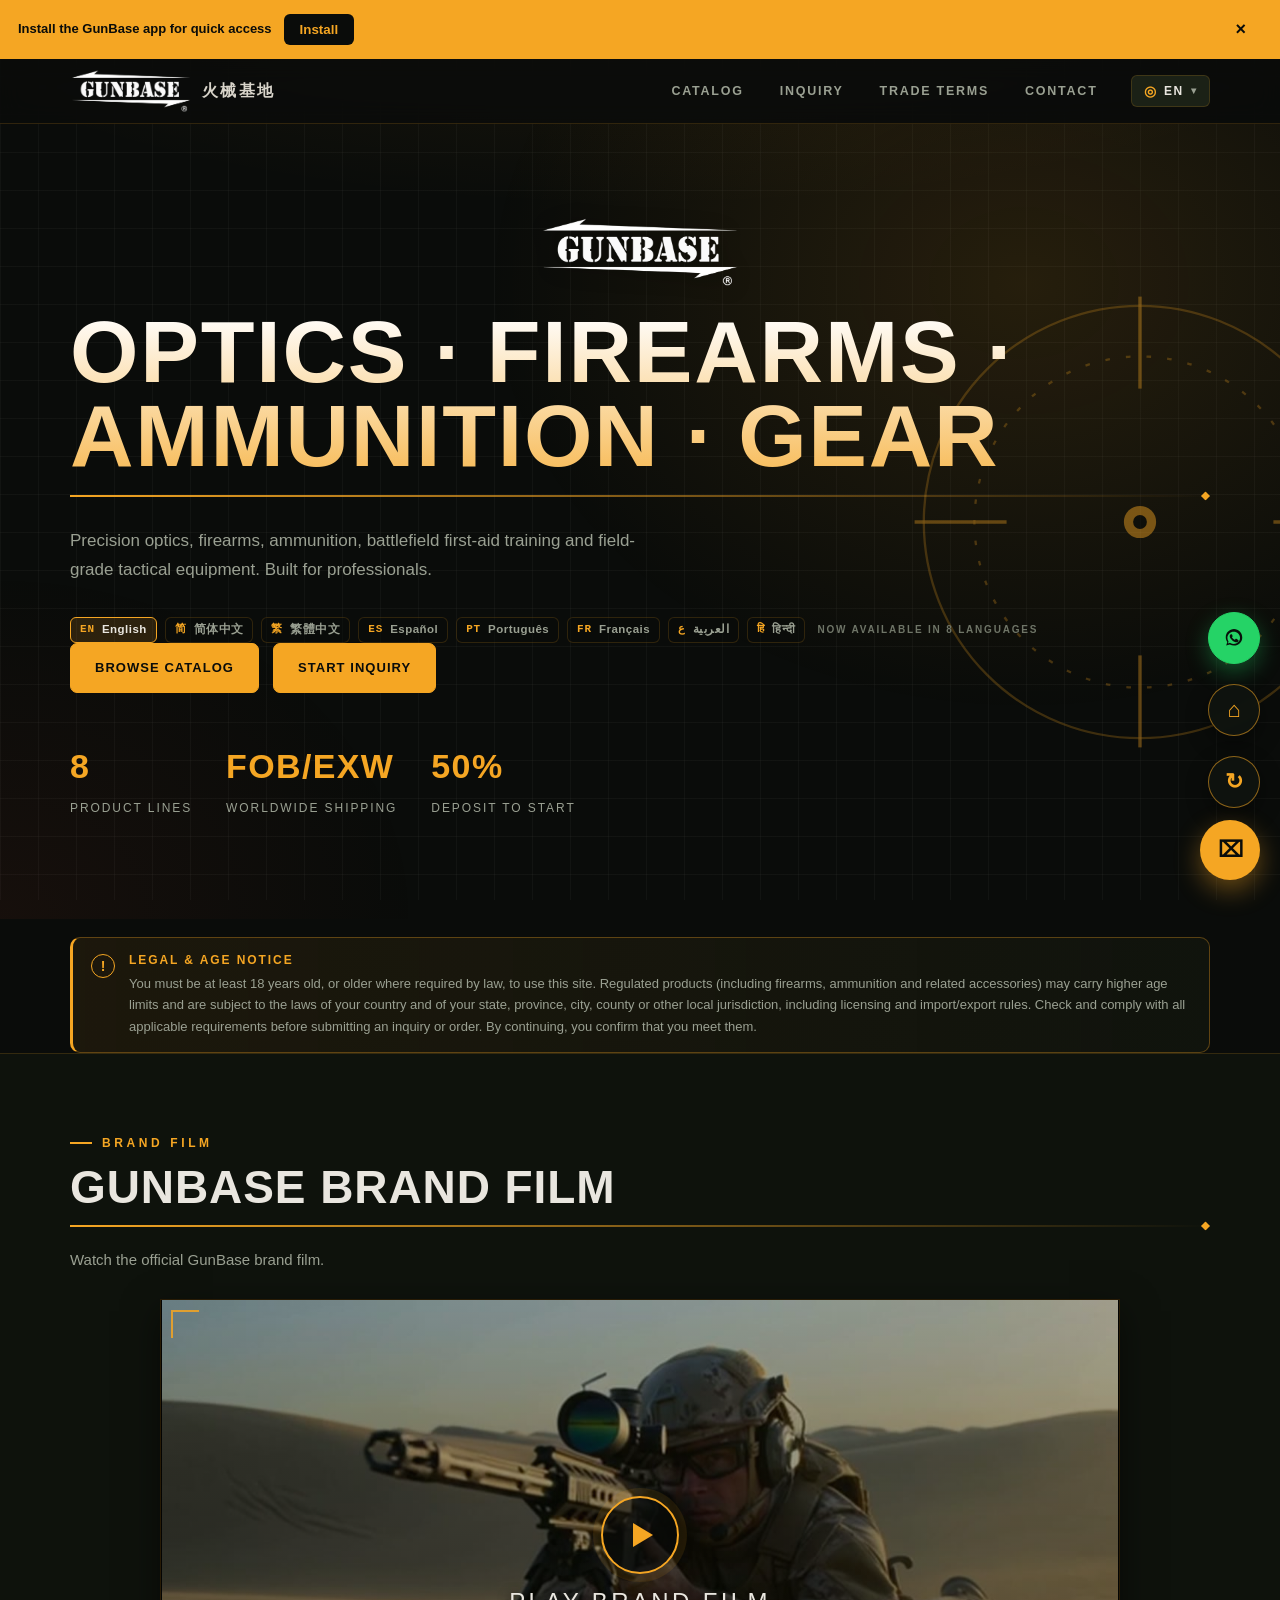
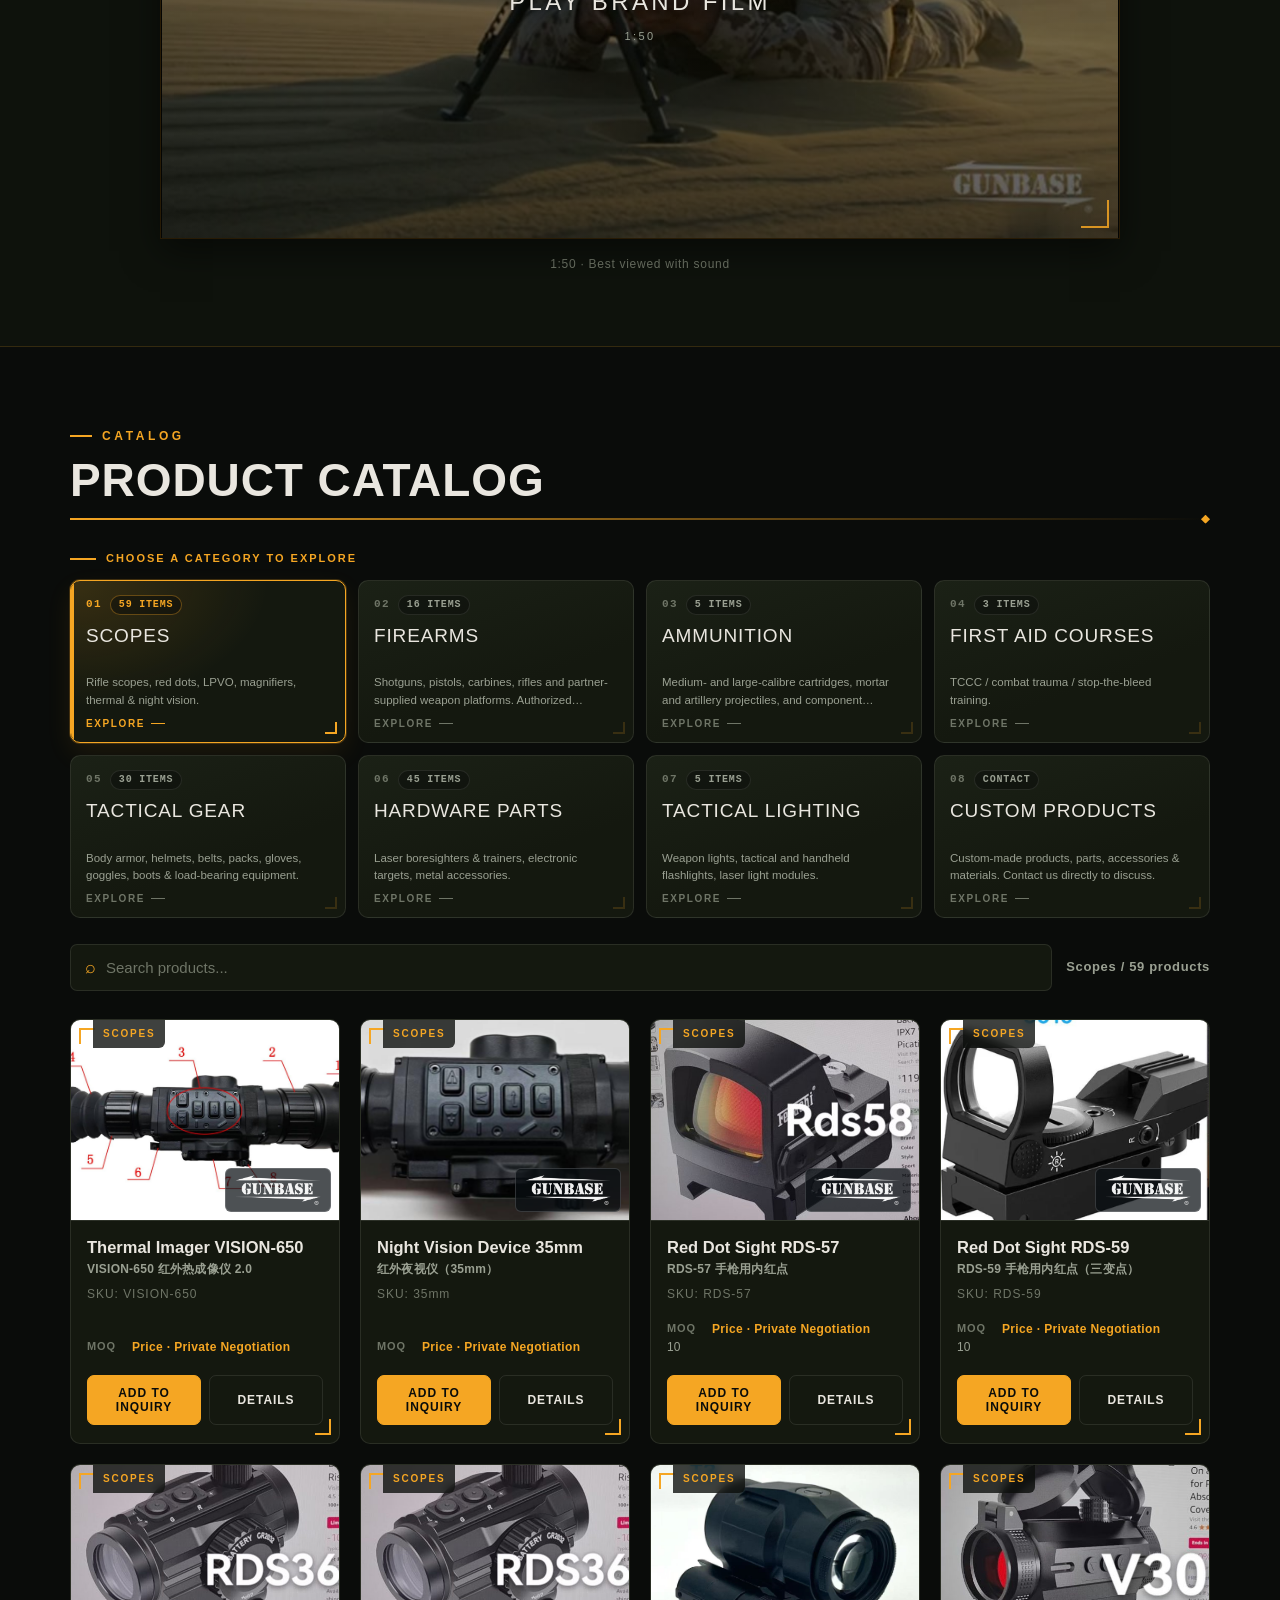
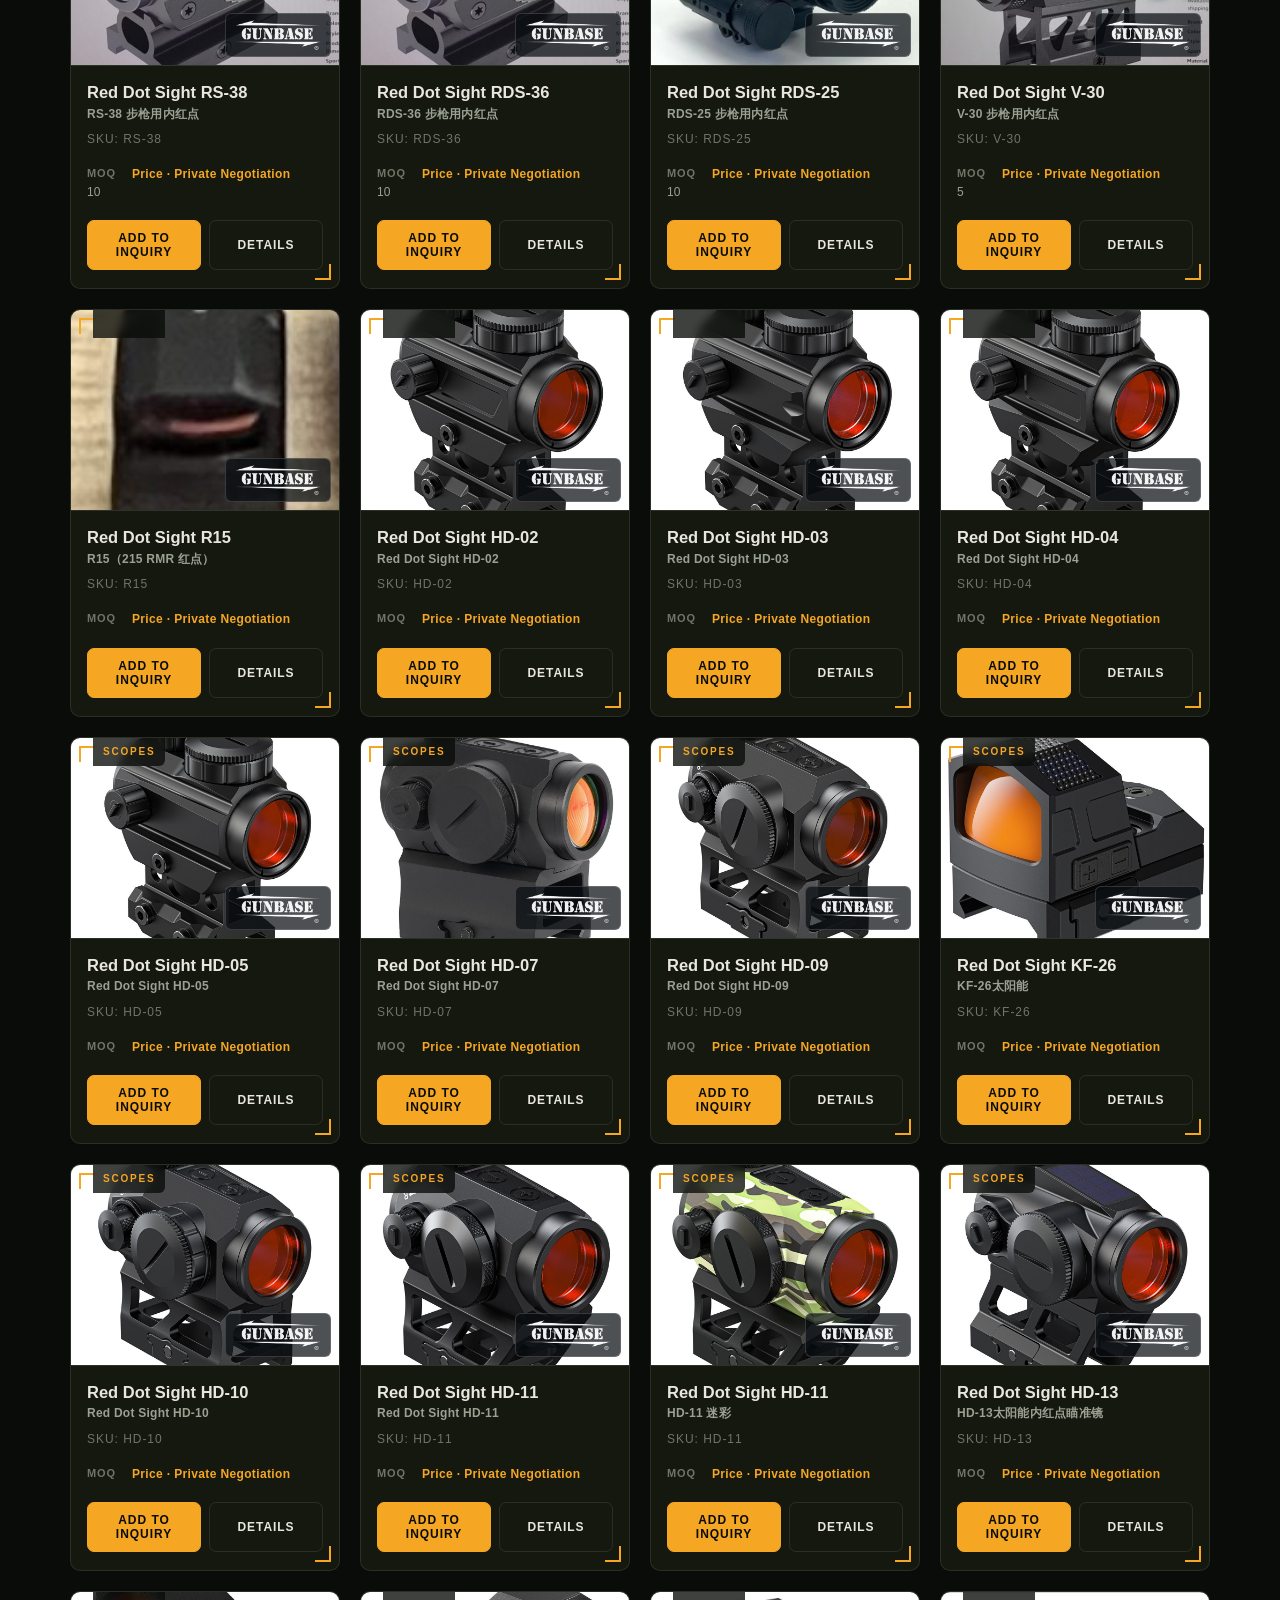
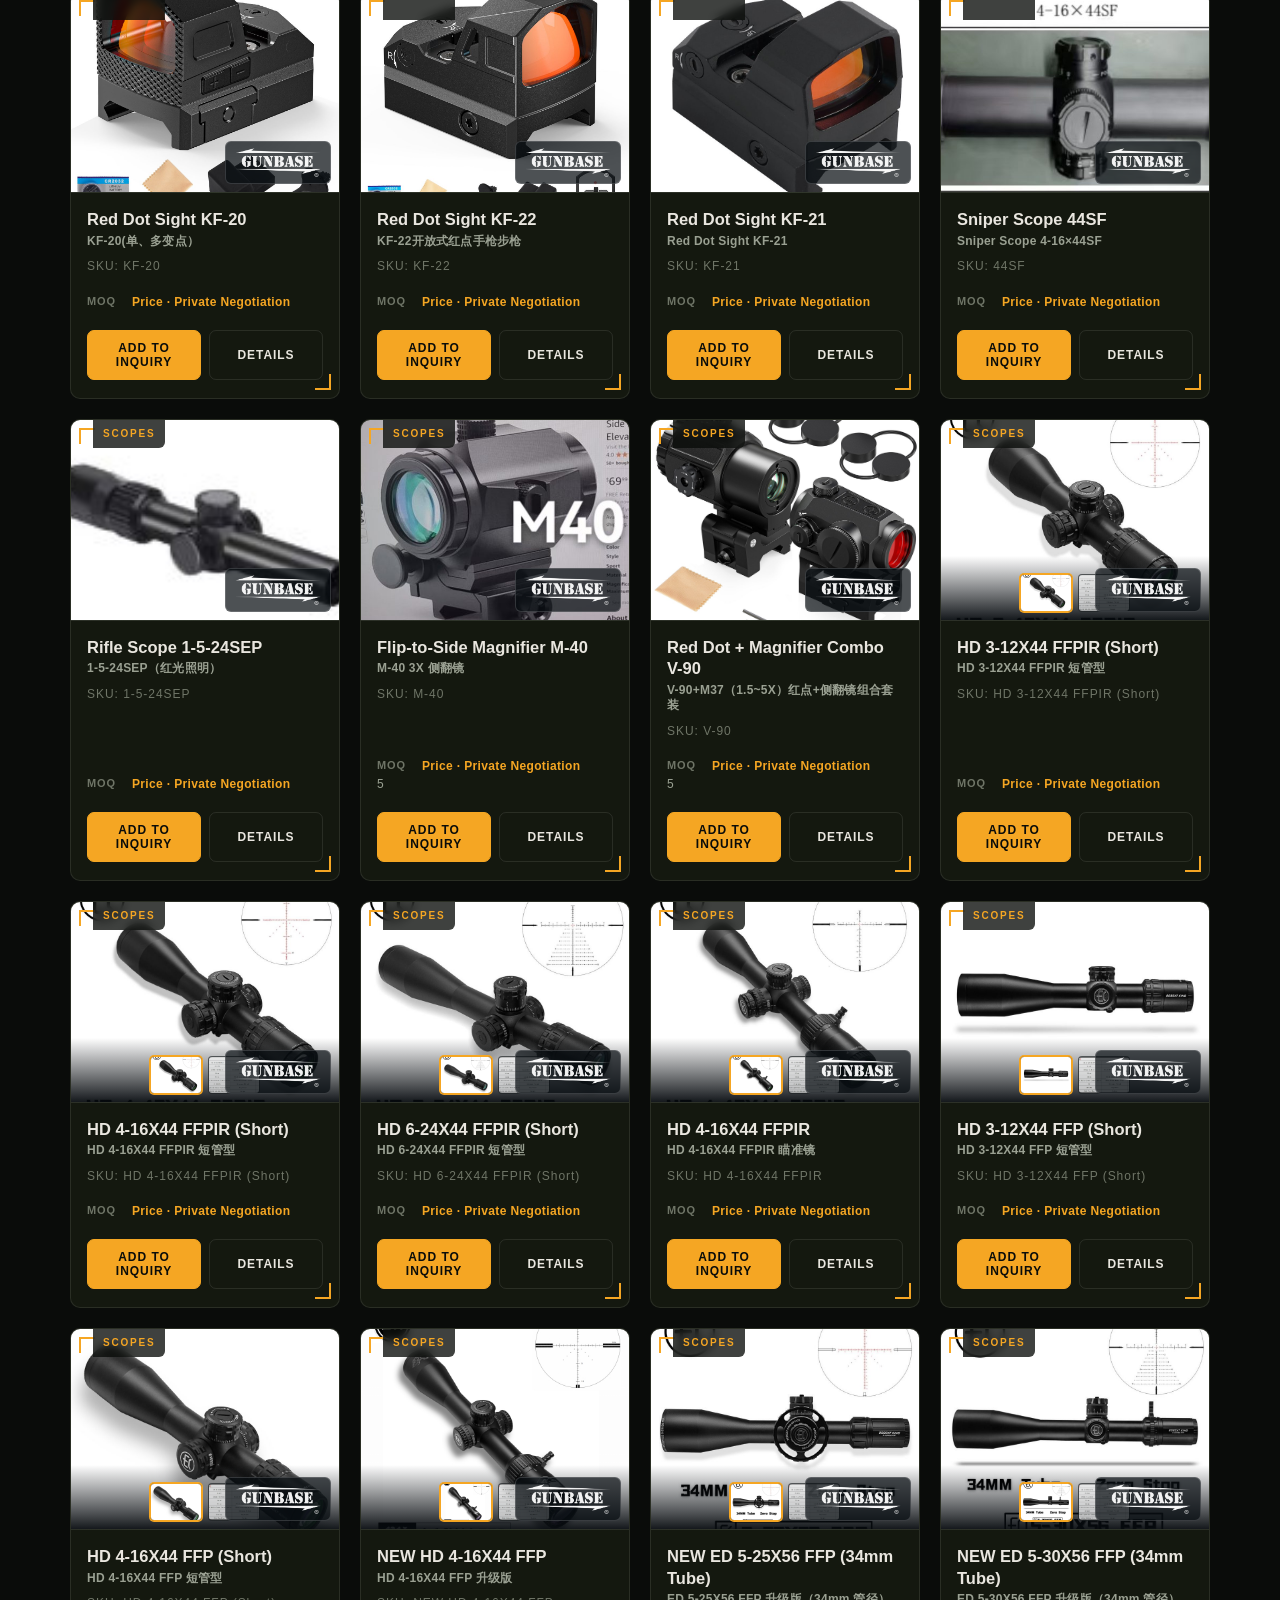
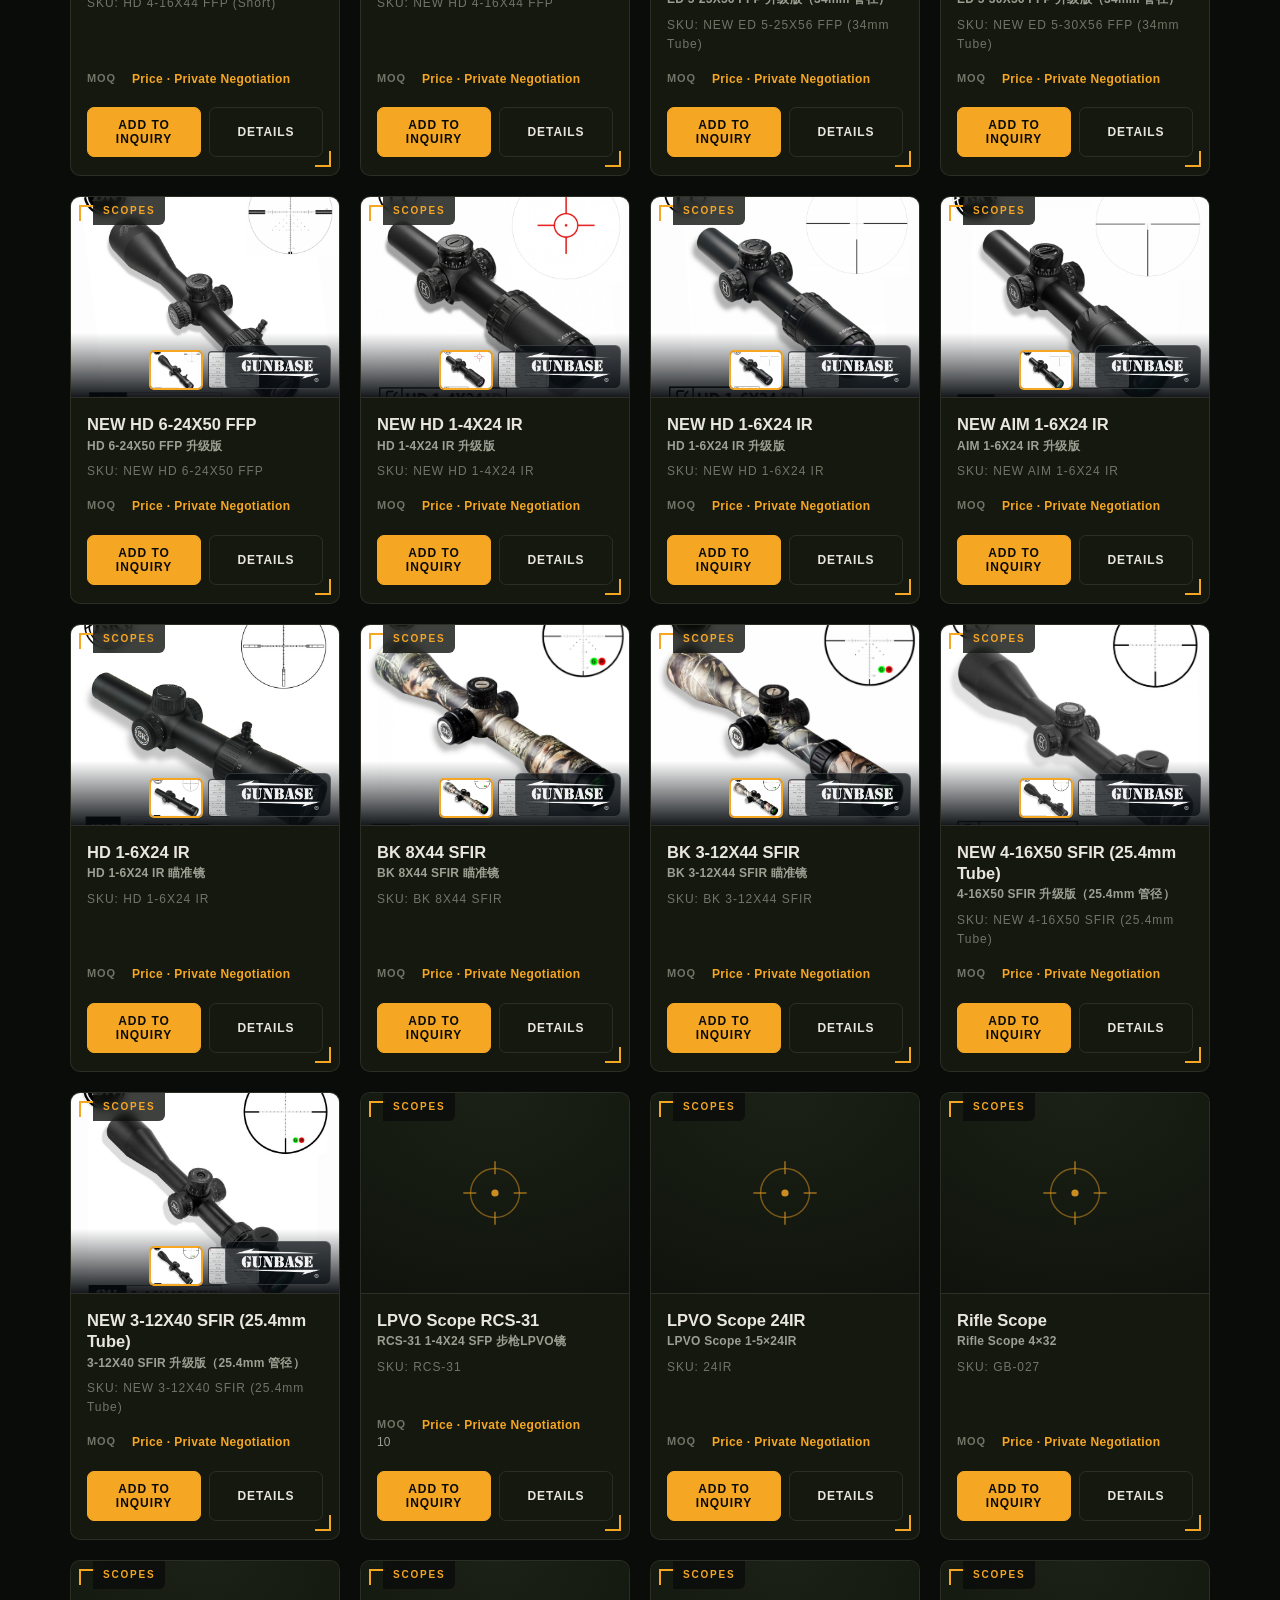
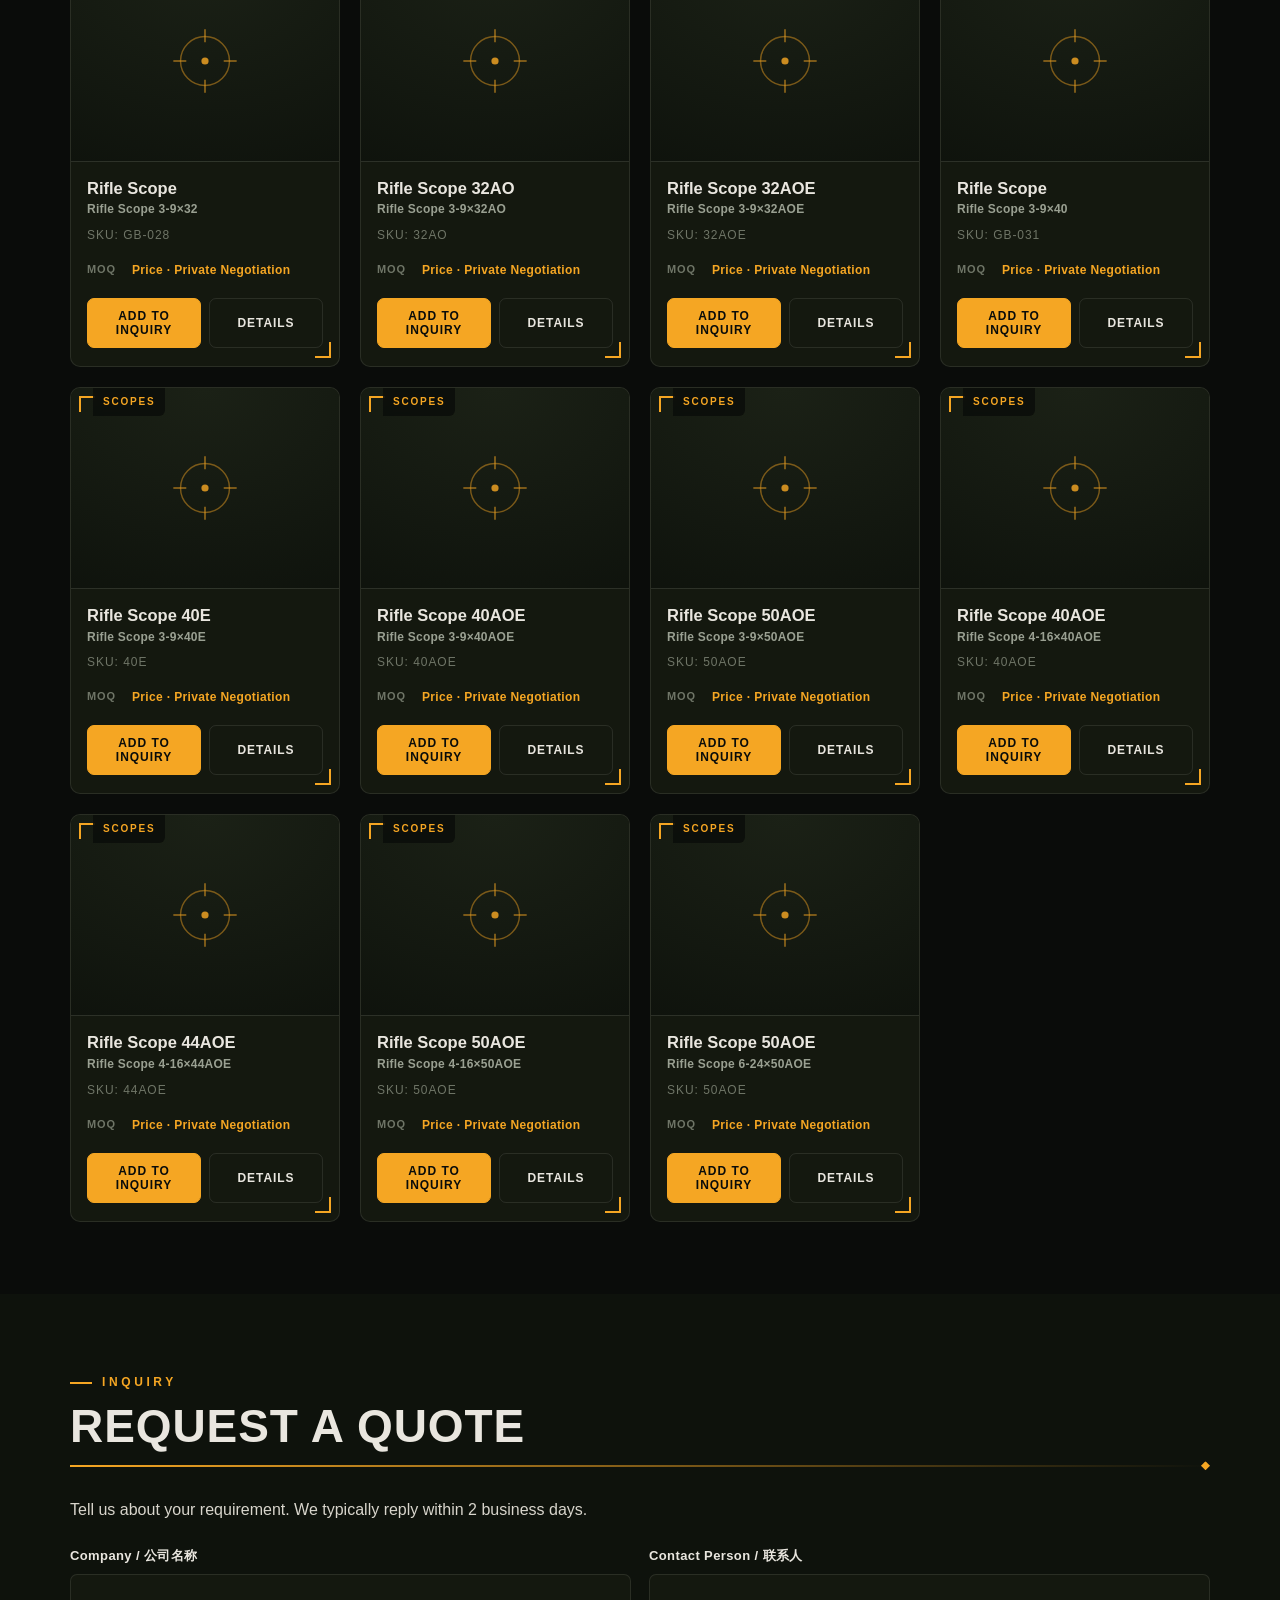
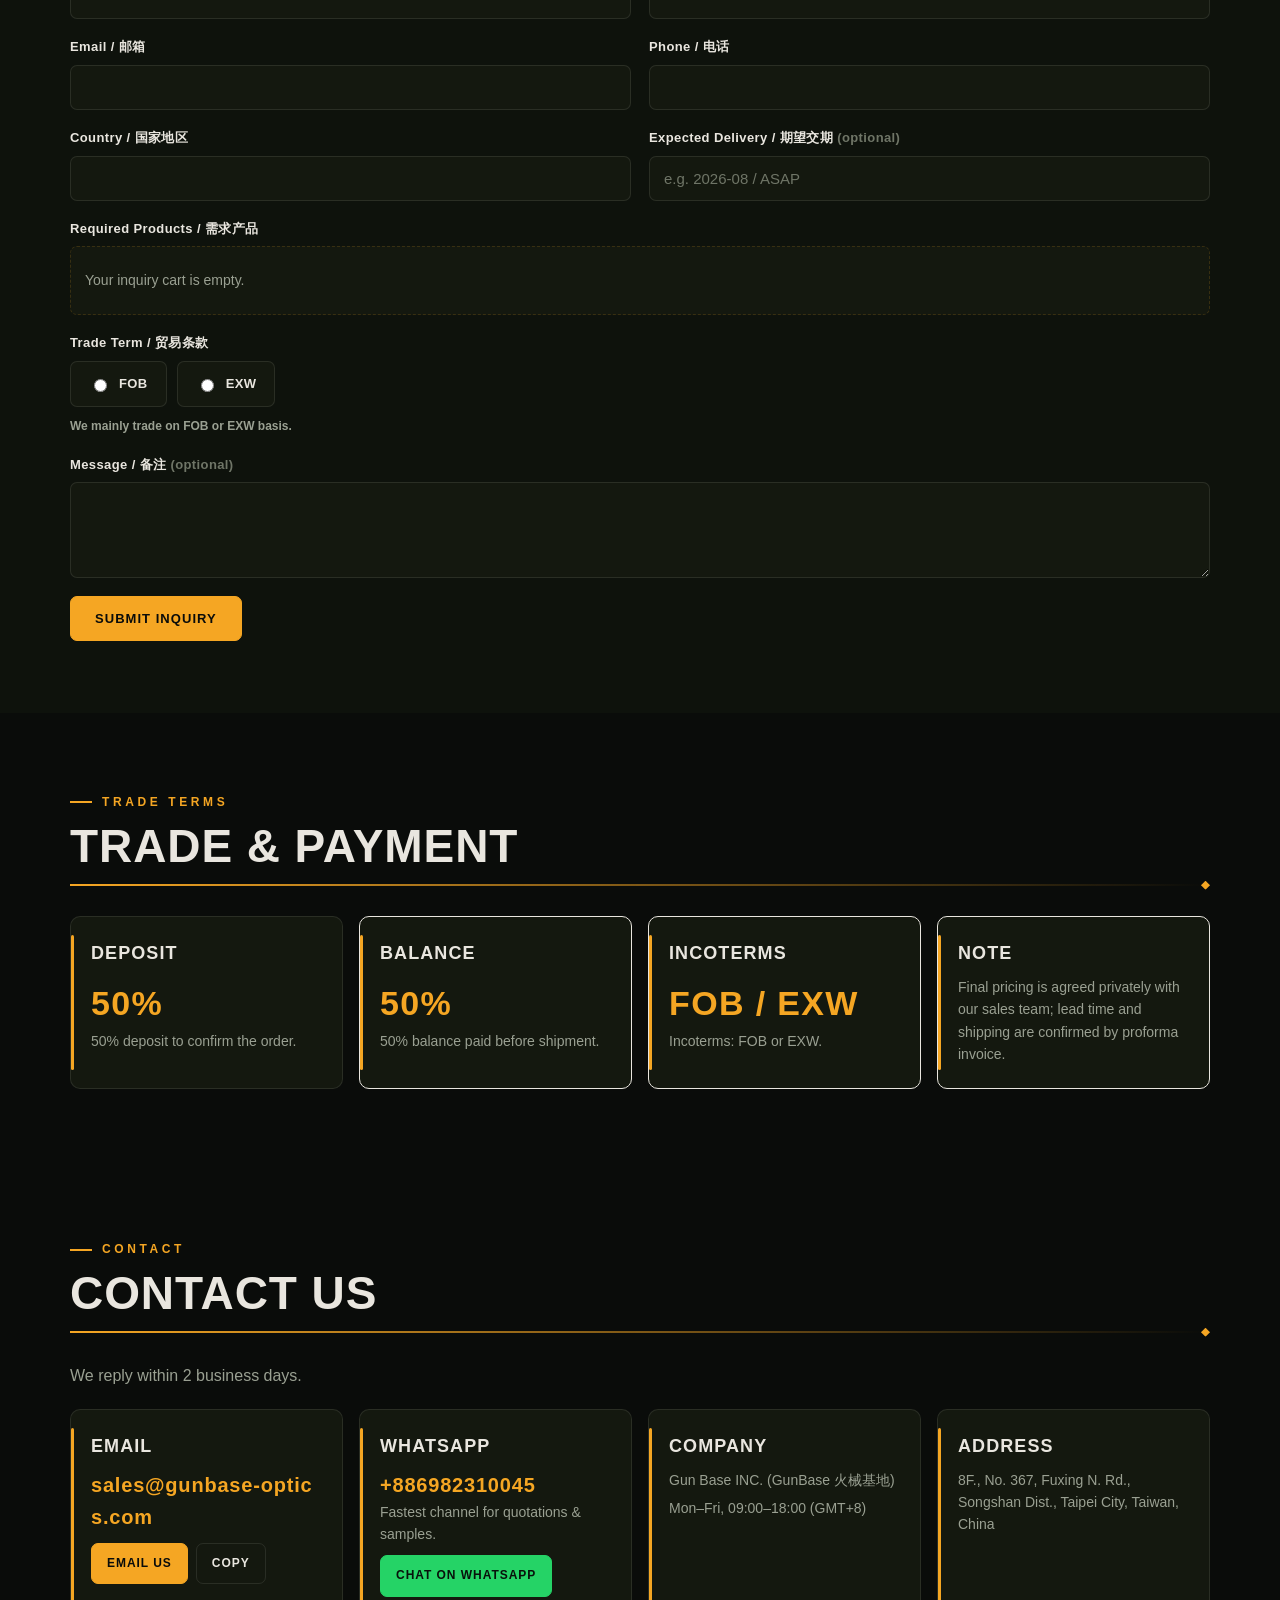
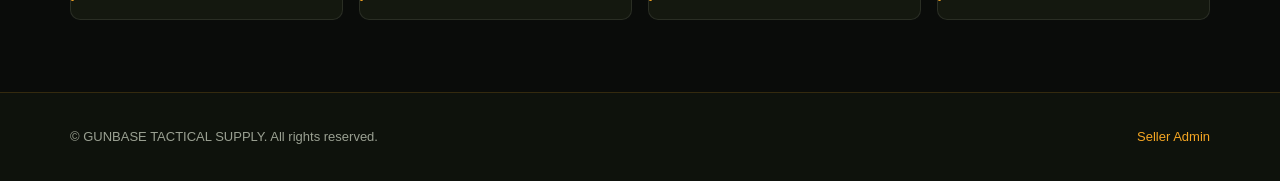
<file: index.html>
<!DOCTYPE html>
<html lang="en" dir="ltr">
<head>
  <meta charset="UTF-8" />
  <meta name="viewport" content="width=device-width, initial-scale=1, viewport-fit=cover" />
  <title>GunBase 火械基地 — Tactical Optics · First Aid · Gear</title>
  <meta name="description" content="GunBase 火械基地: tactical scopes, night-vision &amp; thermal optics, battlefield first-aid (TCCC) courses and field-grade gear. B2B supplier, FOB/EXW, worldwide shipping. Request a quote online." />
  <meta name="theme-color" content="#0a0c0a" />
  <link rel="canonical" href="https://gunbase-optics.com/" />
  <link rel="alternate" hreflang="en" href="https://gunbase-optics.com/" />
  <link rel="alternate" hreflang="zh" href="https://gunbase-optics.com/" />
  <link rel="alternate" hreflang="zh-Hans" href="https://gunbase-optics.com/" />
  <link rel="alternate" hreflang="zh-Hant" href="https://gunbase-optics.com/" />
  <link rel="alternate" hreflang="es" href="https://gunbase-optics.com/" />
  <link rel="alternate" hreflang="pt" href="https://gunbase-optics.com/" />
  <link rel="alternate" hreflang="fr" href="https://gunbase-optics.com/" />
  <link rel="alternate" hreflang="ar" href="https://gunbase-optics.com/" />
  <link rel="alternate" hreflang="hi" href="https://gunbase-optics.com/" />
  <link rel="alternate" hreflang="x-default" href="https://gunbase-optics.com/" />
  <!-- Open Graph (social share preview) -->
  <meta property="og:type" content="website" />
  <meta property="og:site_name" content="GunBase 火械基地" />
  <meta property="og:title" content="GunBase 火械基地 — Tactical Optics · First Aid · Gear" />
  <meta property="og:description" content="Tactical rifle scopes, red dot sights, night-vision &amp; thermal optics, TCCC first-aid courses and field-grade gear. B2B supplier, FOB/EXW, worldwide shipping." />
  <meta property="og:url" content="https://gunbase-optics.com/" />
  <meta property="og:image" content="https://gunbase-optics.com/assets/og-image.png" />
  <meta name="twitter:card" content="summary_large_image" />
  <meta name="twitter:title" content="GunBase 火械基地 — Tactical Optics · First Aid · Gear" />
  <meta name="twitter:description" content="Tactical scopes, night-vision &amp; thermal optics, first-aid courses and field-grade gear. B2B supplier, FOB/EXW. Get a quote." />
  <meta name="twitter:image" content="https://gunbase-optics.com/assets/og-image.png" />
  <link rel="manifest" href="manifest.webmanifest" />
  <link rel="apple-touch-icon" href="assets/icon-192.png" />
  <link rel="icon" type="image/png" href="assets/icon-192.png" />
  <link rel="stylesheet" href="css/style.css" />
  <!-- Structured data: Organization (rich result signal) -->
  <script type="application/ld+json">
  {
    "@context": "https://schema.org",
    "@type": "Organization",
    "name": "GunBase 火械基地",
    "alternateName": "GunBase",
    "url": "https://gunbase-optics.com/",
    "logo": "https://gunbase-optics.com/assets/og-image.png",
    "description": "B2B supplier of tactical rifle scopes, red dot sights, LPVO, sniper scopes, night-vision devices, thermal imagers, tactical lighting (weapon lights and flashlights), laser boresighters, electronic targets, battlefield first-aid (TCCC) courses, and field-grade tactical gear. FOB/EXW, worldwide shipping.",
    "areaServed": ["Europe", "Middle East", "Worldwide"],
    "knowsAbout": ["Tactical Optics", "Rifle Scopes", "Red Dot Sight", "Night Vision", "Thermal Imaging", "TCCC First Aid", "Tactical Gear", "Plate Carrier", "Tactical Lighting", "Weapon Lights", "Laser Boresighter", "Training Targets", "Hardware Parts", "OEM/ODM Customization", "Custom Parts & Accessories", "Auxiliary Materials"]
  }
  </script>
  <!-- Inline logo fallback: a transient CDN/TLS failure must never leave a broken-image box.
       First retry with a cache-busting URL; if that also fails, swap in an inline SVG wordmark. -->
  <script>
  window.gbLogoFallback = (function () {
    var svg = '<svg xmlns="http://www.w3.org/2000/svg" viewBox="0 0 600 217">' +
      '<polygon points="10,44 138,4 600,44" fill="#ffffff"/>' +
      '<polygon points="590,173 462,213 10,173" fill="#ffffff"/>' +
      '<text x="300" y="142" text-anchor="middle" font-family="Georgia,Times New Roman,serif" ' +
      'font-size="92" font-weight="900" fill="#ffffff">GUNBASE</text>' +
      '</svg>';
    var inline = 'data:image/svg+xml;charset=utf-8,' + encodeURIComponent(svg);
    return function (el) {
      if (!el || el.getAttribute('data-gb-fallback')) return;
      if (!el.getAttribute('data-gb-retry')) {
        el.setAttribute('data-gb-retry', '1');
        var base = (el.getAttribute('src') || '').split('?')[0];
        el.src = base + '?retry=' + Date.now();
        return;
      }
      el.setAttribute('data-gb-fallback', '1');
      el.src = inline;
    };
  })();
  </script>
</head>
<body>
  <!-- Install prompt (PWA) -->
  <div class="install-bar" id="installBar">
    <span data-i18n="install_text">Install GunBase app for quick access</span>
    <button id="installBtn" data-i18n="install_btn">Install</button>
    <button class="x" id="installClose">×</button>
  </div>

  <!-- SEO fallback: keyword-rich content for crawlers that do not execute JS -->
  <noscript>
    <div style="max-width:900px;margin:24px auto;padding:0 20px;color:#cfd6d2;font-family:system-ui,sans-serif;line-height:1.6">
      <h2 style="color:#f5a623">GunBase 火械基地 — Tactical Optics, First Aid &amp; Gear</h2>
      <p>GunBase is a B2B supplier of precision <strong>tactical rifle scopes</strong>, <strong>red dot sights</strong>, LPVO, sniper scopes, <strong>night-vision devices</strong>, <strong>thermal imagers</strong>, battlefield <strong>first-aid (TCCC) courses</strong>, field-grade <strong>tactical gear</strong> including plate carriers, tactical helmets, tactical backpacks, tactical belts and chest rigs, plus <strong>tactical lighting</strong> (weapon lights and tactical flashlights) and <strong>hardware parts &amp; accessories</strong>: laser boresighters and trainers, electronic training targets and scope accessories, plus additional <strong>partner-supplied products</strong> and <strong>OEM / ODM custom products</strong>, <strong>custom-made parts</strong>, spare accessories and auxiliary materials. Custom projects are handled case by case - contact our sales window directly to discuss drawings, specifications, MOQ and quotations. We serve distributors, law-enforcement and outdoor retailers worldwide with FOB/EXW terms and worldwide shipping. Enable JavaScript to browse the full catalog and request a quote online.</p>
    </div>
  </noscript>

  <!-- Top bar -->
  <header class="topbar">
    <div class="wrap topbar__inner">
      <a class="brand" href="#top">
        <img class="brand__logo" src="assets/logo-white.png" width="600" height="217" alt="GUNBASE 火械基地" onerror="gbLogoFallback(this)" />
        <span class="brand__sub" data-i18n="brand_sub">火械基地</span>
      </a>
      <nav class="nav">
        <a href="#catalog" data-i18n="nav_catalog">Catalog</a>
        <a href="#inquiry" data-i18n="nav_inquiry">Inquiry</a>
        <a href="#terms" data-i18n="nav_terms">Trade Terms</a>
        <a href="#contact" data-i18n="nav_contact">Contact</a>
      </nav>
      <div class="langpick" id="langPick">
        <button class="langpick__btn" id="langBtn" type="button" aria-haspopup="listbox" aria-expanded="false" aria-label="Language">
          <span class="langpick__globe" aria-hidden="true">◎</span><span id="langCode">EN</span><span class="langpick__caret" aria-hidden="true">▾</span>
        </button>
        <div class="langpick__menu" id="langMenu" role="listbox" aria-label="Select language" aria-hidden="true"></div>
      </div>
    </div>
  </header>

  <!-- Hero -->
  <section class="hero" id="top">
    <div class="hero__bg"></div>
    <svg class="hero__cross" viewBox="0 0 200 200" fill="none" xmlns="http://www.w3.org/2000/svg" aria-hidden="true">
      <circle cx="100" cy="100" r="94" stroke="#f5a623" stroke-width="1" opacity=".45"/>
      <circle cx="100" cy="100" r="72" stroke="#f5a623" stroke-width="1" stroke-dasharray="2 7" opacity=".5"/>
      <line x1="100" y1="2" x2="100" y2="42" stroke="#f5a623" stroke-width="1.5" opacity=".7"/>
      <line x1="100" y1="158" x2="100" y2="198" stroke="#f5a623" stroke-width="1.5" opacity=".7"/>
      <line x1="2" y1="100" x2="42" y2="100" stroke="#f5a623" stroke-width="1.5" opacity=".7"/>
      <line x1="158" y1="100" x2="198" y2="100" stroke="#f5a623" stroke-width="1.5" opacity=".7"/>
      <circle cx="100" cy="100" r="7" fill="#f5a623" opacity=".9"/>
      <circle cx="100" cy="100" r="3" fill="#0a0c0a"/>
    </svg>
    <div class="wrap">
      <img class="hero__logo" src="assets/logo-white.png" width="600" height="217" alt="GUNBASE 火械基地" onerror="gbLogoFallback(this)" />
      <h1 class="display" data-i18n="hero_title">OPTICS · FIREARMS · AMMUNITION · GEAR</h1>
      <div class="rule"></div>
      <p class="hero__sub" data-i18n="hero_sub">Precision optics, firearms, ammunition, battlefield first-aid training and field-grade tactical equipment. Built for professionals.</p>
      <div class="hero__langs">
        <div class="hero__langbtns" id="heroLangs"></div>
        <span class="hero__langnote" data-i18n="hero_lang_note">NOW AVAILABLE IN 8 LANGUAGES</span>
      </div>
      <div class="hero__cta">
        <a class="btn" href="#catalog" data-i18n="hero_cta_catalog">Browse Catalog</a>
        <a class="btn btn--accent" href="#inquiry" data-i18n="hero_cta_inquiry">Start Inquiry</a>
      </div>
      <div class="hero__stats">
        <div class="hero__stat"><b id="catCount">6</b><span data-i18n="hero_stat_cat">Product Lines</span></div>
        <div class="hero__stat"><b>FOB/EXW</b><span data-i18n="hero_stat_ship">Worldwide Shipping</span></div>
        <div class="hero__stat"><b>50%</b><span data-i18n="hero_stat_dep">Deposit to Start</span></div>
      </div>
    </div>
  </section>

  <!-- Legal / age compliance notice (plain wording, not copied from any other site) -->
  <section class="section section--notice" id="legal-notice">
    <div class="wrap">
      <div class="notice" role="note">
        <span class="notice__mark" aria-hidden="true">!</span>
        <div class="notice__body">
          <p class="notice__title" data-i18n="legal_notice_title">LEGAL &amp; AGE NOTICE</p>
          <p class="notice__text" data-i18n="legal_notice_text">You must be at least 18 years old, or older where required by law, to use this site. Regulated products may carry higher age limits and are subject to the laws of your country and of your state, province, city, county or other local jurisdiction. Check and comply with all applicable requirements before submitting an inquiry or order. By continuing, you confirm that you meet them.</p>
        </div>
      </div>
    </div>
  </section>

  <!-- Brand film (click to load; never autoplays on first paint) -->
  <section class="section section--film" id="film">
    <div class="wrap">
      <p class="eyebrow" data-i18n="film_eyebrow">BRAND FILM</p>
      <h2 class="display" style="font-size:clamp(26px,5vw,46px)" data-i18n="h_film">GUNBASE BRAND FILM</h2>
      <div class="rule"></div>
      <p class="film__lead" data-i18n="film_lead">Watch the official GunBase brand film.</p>

      <div class="film" id="filmFrame">
        <video id="filmVideo" class="film__video"
               data-src="assets/gunbase-brand-film.mp4"
               poster="assets/film-poster.jpg"
               preload="none" playsinline webkit-playsinline
               width="1280" height="720" aria-label="GUNBASE brand film"></video>
        <button class="film__play" id="filmPlay" type="button" aria-label="Play brand film">
          <span class="film__playicon" aria-hidden="true"></span>
          <span class="film__playlabel" data-i18n="film_play">PLAY BRAND FILM</span>
          <span class="film__playmeta">1:50</span>
        </button>
      </div>
      <p class="film__note" data-i18n="film_note">1:50 · Best viewed with sound</p>
    </div>
  </section>

  <!-- Catalog -->
  <section class="section" id="catalog">
    <div class="wrap">
      <p class="eyebrow" data-i18n="nav_catalog">Catalog</p>
      <h2 class="display" style="font-size:clamp(26px,5vw,46px)" data-i18n="h_catalog">PRODUCT CATALOG</h2>
      <div class="rule"></div>

      <p class="cats__lead" data-i18n="cat_pick">Choose a category to explore</p>
      <div class="cats" id="tabs"></div>

      <div class="toolbar">
        <div class="search">
          <span aria-hidden="true">⌕</span>
          <input type="search" id="search" data-i18n-ph="search_placeholder" placeholder="Search products..." />
        </div>
        <span class="count" id="count"></span>
      </div>

      <div class="grid" id="grid"></div>
      <p id="noResult" class="count" style="display:none" data-i18n="no_result">No products match your search.</p>
    </div>
  </section>

  <!-- Inquiry -->
  <section class="section section--ink" id="inquiry">
    <div class="wrap">
      <p class="eyebrow" data-i18n="nav_inquiry">Inquiry</p>
      <h2 class="display" style="font-size:clamp(26px,5vw,46px)" data-i18n="h_inquiry">REQUEST A QUOTE</h2>
      <div class="rule"></div>
      <p data-i18n="form_intro" style="color:#d8d5cc;max-width:640px">Tell us about your requirement. We typically reply within 2 business days.</p>

      <form id="inquiryForm" style="margin-top:24px" novalidate>
        <div class="form-grid">
          <div class="field">
            <label data-i18n="f_company">Company / 公司名称</label>
            <input name="company" type="text" autocomplete="organization" />
            <span class="err" data-i18n="req_required">This field is required.</span>
          </div>
          <div class="field">
            <label data-i18n="f_contact">Contact Person / 联系人</label>
            <input name="contact" type="text" autocomplete="name" />
            <span class="err" data-i18n="req_required">This field is required.</span>
          </div>
          <div class="field">
            <label data-i18n="f_email">Email / 邮箱</label>
            <input name="email" type="email" autocomplete="email" />
            <span class="err" data-i18n="req_email">Please enter a valid email address.</span>
          </div>
          <div class="field">
            <label data-i18n="f_phone">Phone / 电话</label>
            <input name="phone" type="tel" autocomplete="tel" />
            <span class="err" data-i18n="req_required">This field is required.</span>
          </div>
          <div class="field">
            <label data-i18n="f_country">Country / 国家地区</label>
            <input name="country" type="text" autocomplete="country-name" />
            <span class="err" data-i18n="req_required">This field is required.</span>
          </div>
          <div class="field">
            <label><span data-i18n="f_delivery">Expected Delivery / 期望交期</span> <span class="opt" data-i18n="f_optional">(optional)</span></label>
            <input name="delivery" type="text" data-i18n-ph="f_delivery_ph" placeholder="e.g. 2026-08 / ASAP" />
          </div>

          <div class="field field--full">
            <label data-i18n="f_products">Required Products / 需求产品</label>
            <ul class="inquiry-list" id="inquiryList"></ul>
            <span class="err" id="cartErr" data-i18n="req_cart">Please add at least one product to your inquiry.</span>
          </div>

          <div class="field field--full">
            <label data-i18n="f_trade">Trade Term / 贸易条款</label>
            <div class="radio-row" id="tradeRow"></div>
            <span class="err" data-i18n="req_trade">Please select a trade term.</span>
          </div>

          <div class="field field--full">
            <label><span data-i18n="f_message">Message / 备注</span> <span class="opt" data-i18n="f_optional">(optional)</span></label>
            <textarea name="message" rows="4" placeholder=""></textarea>
          </div>
        </div>

        <div style="margin-top:18px">
          <button type="submit" class="btn btn--accent" data-i18n="submit">Submit Inquiry</button>
        </div>
      </form>
    </div>
  </section>

  <!-- Terms -->
  <section class="section" id="terms">
    <div class="wrap">
      <p class="eyebrow" data-i18n="nav_terms">Trade Terms</p>
      <h2 class="display" style="font-size:clamp(26px,5vw,46px)" data-i18n="h_terms">TRADE & PAYMENT</h2>
      <div class="rule"></div>
      <div class="terms">
        <div class="term">
          <h4 data-i18n="t_deposit_h">Deposit</h4>
          <p class="big">50%</p>
          <p data-i18n="terms_deposit">50% deposit to confirm the order.</p>
        </div>
        <div class="term" style="border-color:var(--ink)">
          <h4 data-i18n="t_balance_h">Balance</h4>
          <p class="big">50%</p>
          <p data-i18n="terms_balance">50% balance paid before shipment.</p>
        </div>
        <div class="term" style="border-color:var(--ink)">
          <h4 data-i18n="t_methods_h">Incoterms</h4>
          <p class="big">FOB / EXW</p>
          <p data-i18n="terms_methods">Incoterms: FOB or EXW.</p>
        </div>
        <div class="term" style="border-color:var(--ink)">
          <h4 data-i18n="t_note_h">Note</h4>
          <p data-i18n="terms_note">Final pricing is agreed privately with our sales team; lead time and shipping are confirmed by proforma invoice.</p>
        </div>
      </div>
    </div>
  </section>

  <!-- Contact -->
  <section class="section" id="contact">
    <div class="wrap">
      <p class="eyebrow" data-i18n="contact_eyebrow">Contact</p>
      <h2 class="display" style="font-size:clamp(26px,5vw,46px)" data-i18n="h_contact">CONTACT US</h2>
      <div class="rule"></div>
      <p data-i18n="contact_reply" style="color:var(--muted);max-width:640px">We reply within 2 business days.</p>

      <div class="terms" style="margin-top:20px">
        <div class="term">
          <h4 data-i18n="contact_email_h">Email</h4>
          <p class="big" style="font-size:20px;word-break:break-all" id="contactEmailText">sales@gunbase-optics.com</p>
          <div style="display:flex;gap:8px;margin-top:10px;flex-wrap:wrap">
            <a class="btn btn--sm" id="contactEmailBtn" href="mailto:sales@gunbase-optics.com" data-i18n="contact_email_us">Email Us</a>
            <button type="button" class="btn btn--sm btn--ghost" id="copyEmailBtn" data-i18n="contact_copy">Copy</button>
          </div>
        </div>
        <div class="term" id="contactWaCard" style="display:none">
          <h4 data-i18n="contact_wa_h">WhatsApp</h4>
          <p class="big" style="font-size:20px" id="contactWaNumber">—</p>
          <p data-i18n="contact_wa_hint">Fastest channel for quotations &amp; samples.</p>
          <a class="btn btn--sm" id="contactWaBtn" href="#" target="_blank" rel="noopener" style="margin-top:10px;background:#25D366;border-color:#25D366;color:#08110b" data-i18n="contact_wa_us">Chat on WhatsApp</a>
        </div>
        <div class="term">
          <h4 data-i18n="contact_co_h">Company</h4>
          <p id="contactCompany">Gun Base INC. (GunBase 火械基地)</p>
          <p id="contactHours" style="margin-top:6px"></p>
        </div>
        <div class="term">
          <h4 data-i18n="contact_addr_h">Address</h4>
          <p id="contactAddress">8F., No. 367, Fuxing N. Rd., Songshan Dist., Taipei City</p>
        </div>
      </div>
    </div>
  </section>

  <footer class="footer">
    <div class="wrap" style="display:flex;justify-content:space-between;flex-wrap:wrap;gap:12px">
      <span data-i18n="footer_text">© GUNBASE TACTICAL SUPPLY. All rights reserved.</span>
      <a href="admin.html" data-i18n="footer_admin">Seller Admin</a>
    </div>
  </footer>

  <!-- Floating controls: WhatsApp / Home & Update -->
  <a class="fab fab--wa" id="waBtn" href="#" target="_blank" rel="noopener" aria-label="WhatsApp" title="WhatsApp" style="display:none">
    <svg viewBox="0 0 32 32" width="22" height="22" fill="#08110b" xmlns="http://www.w3.org/2000/svg" aria-hidden="true"><path d="M16 3C9.4 3 4 8.3 4 14.9c0 2.6.8 5 2.3 7L4.6 27l5.3-1.7c1.9 1.1 4 1.7 6.1 1.7 6.6 0 12-5.3 12-11.9S22.6 3 16 3zm0 21.7c-1.9 0-3.8-.5-5.4-1.5l-.4-.2-3.1 1 1-3-.3-.4a9 9 0 0 1-1.4-4.8c0-5 4.1-9 9.2-9s9.2 4 9.2 9-4.1 8.9-9.2 8.9zm5-6.7c-.3-.1-1.7-.8-1.9-.9-.3-.1-.5-.1-.7.1-.2.3-.7.9-.9 1.1-.2.2-.3.2-.6.1a7.4 7.4 0 0 1-3.7-3.2c-.3-.5.3-.5.8-1.6.1-.2 0-.4 0-.6l-.9-2.1c-.2-.6-.5-.5-.7-.5h-.6c-.2 0-.6.1-.9.4-.3.3-1.1 1.1-1.1 2.6s1.1 3 1.3 3.2c.2.2 2.2 3.4 5.4 4.8 2 .9 2.8 1 3.8.8.6-.1 1.7-.7 2-1.4.3-.7.3-1.3.2-1.4-.1-.2-.3-.3-.5-.4z"/></svg>
  </a>
  <button class="fab" id="homeBtn" aria-label="home" title="Home">⌂</button>
  <button class="fab" id="updateBtn" aria-label="update" title="Update"><span class="fab__spin">↻</span></button>

  <!-- Cart toggle -->
  <button class="cart-toggle" id="cartToggle" aria-label="cart">⌧<span class="badge" id="cartBadge" style="display:none">0</span></button>

  <!-- Cart drawer -->
  <div class="drawer-mask" id="drawerMask"></div>
  <aside class="drawer" id="drawer">
    <div class="drawer__head">
      <h3 data-i18n="cart_title">Inquiry Cart</h3>
      <button class="drawer__close" id="drawerClose" aria-label="close">×</button>
    </div>
    <div class="drawer__body" id="drawerBody"></div>
    <div class="drawer__foot">
      <div class="drawer__total"><span data-i18n="cart_total_items">Total items</span><span id="cartTotal">0</span></div>
      <button class="btn btn--sm" id="cartClear" data-i18n="cart_clear">Clear</button>
      <button class="btn btn--accent btn--block" id="cartCheckout" data-i18n="cart_checkout">Fill Inquiry Form</button>
    </div>
  </aside>

  <!-- Success modal -->
  <div class="modal-mask" id="modal">
    <div class="modal">
      <div class="modal__head">
        <h3 data-i18n="submit_ok_title">Inquiry Ready</h3>
        <button class="drawer__close" id="modalClose" style="color:#fff" aria-label="close">×</button>
      </div>
      <div class="modal__body">
        <p data-i18n="submit_ok_text">Choose how to send your inquiry to our sales team:</p>
        <p id="modalSummary" style="font-size:13px;color:var(--muted)"></p>
      </div>
      <div class="modal__foot">
        <button class="btn btn--accent" id="sendEmail" data-i18n="send_email">Open Email</button>
        <button class="btn" id="sendWa" target="_blank" rel="noopener" style="display:none;background:#25D366;border-color:#25D366;color:#08110b">WhatsApp</button>
        <button class="btn btn--ghost" id="printPdf" data-i18n="download_pdf">Print / Save PDF</button>
      </div>
    </div>
  </div>

  <!-- Product detail modal -->
  <div class="modal-mask" id="detailModal">
    <div class="modal modal--wide">
      <div class="modal__head">
        <h3 data-i18n="detail_title">Product Detail</h3>
        <button class="drawer__close" id="detailClose" style="color:#fff" aria-label="close">×</button>
      </div>
      <div class="modal__body" id="detailBody"></div>
    </div>
  </div>

  <script src="js/config.js"></script>
  <script src="js/i18n.js"></script>
  <script src="js/s2t.js"></script>
  <script src="js/products.js"></script>
  <script src="js/coming-soon.js"></script>
  <script src="js/scope-switch.js"></script>
  <script src="js/other-products.js"></script>
  <script src="js/partner-scopes.js"></script>
  <script src="js/smart-glasses.js"></script>
  <script src="js/app.js"></script>
  <!-- Brand film: load the 10MB MP4 only after an explicit user gesture -->
  <script>
  (function () {
    var frame = document.getElementById("filmFrame");
    var v = document.getElementById("filmVideo");
    var btn = document.getElementById("filmPlay");
    if (!frame || !v || !btn) return;
    btn.addEventListener("click", function () {
      if (!v.getAttribute("src")) v.src = v.getAttribute("data-src");
      v.controls = true;
      frame.classList.add("is-playing");
      var p = v.play();
      if (p && p.catch) p.catch(function () { /* native controls remain available */ });
    });
  })();
  </script>
</body>
</html>
</file>
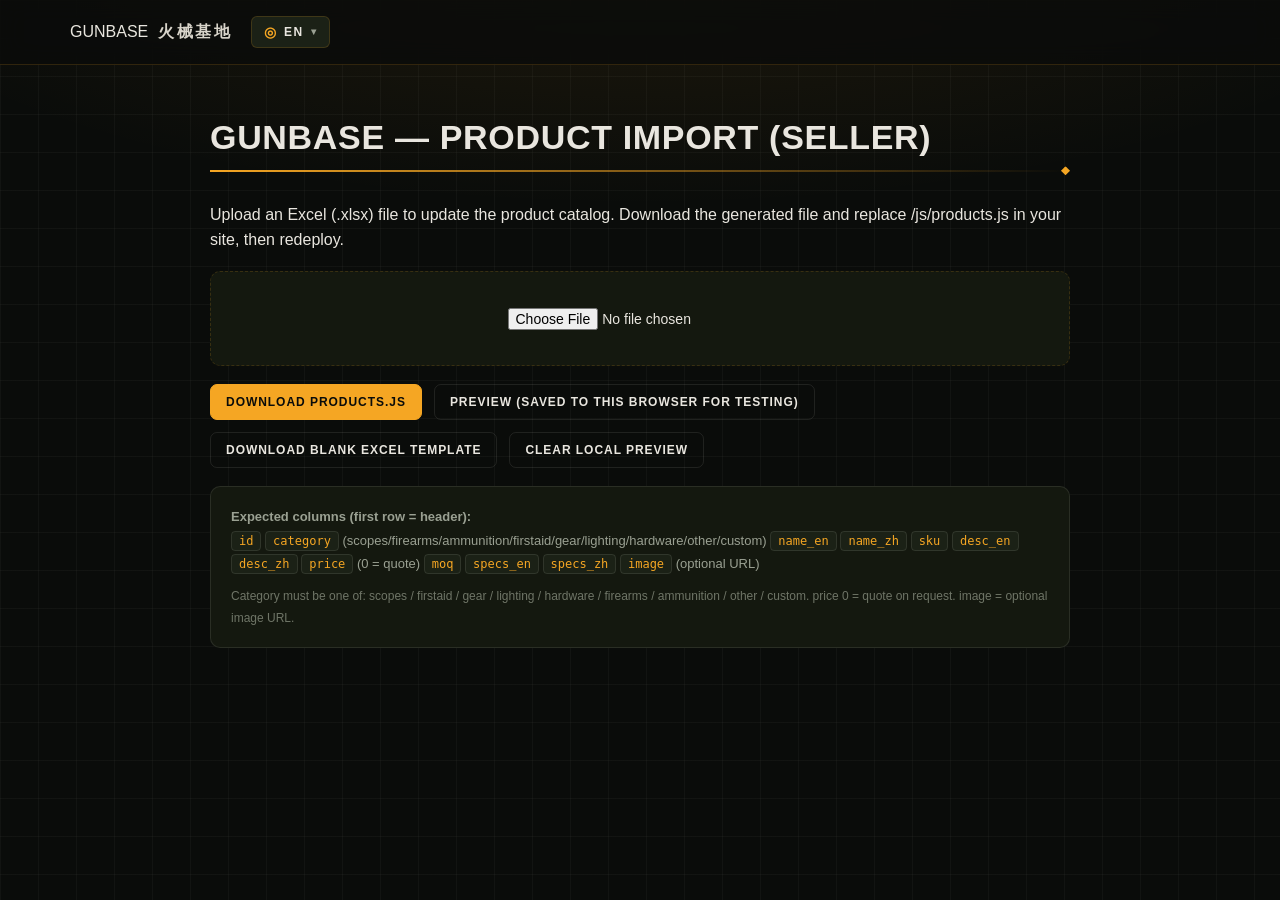
<file: admin.html>
<!DOCTYPE html>
<html lang="en" dir="ltr">
<head>
  <meta charset="UTF-8" />
  <meta name="viewport" content="width=device-width, initial-scale=1" />
  <title>GunBase — Product Import (Seller)</title>
  <meta name="robots" content="noindex" />
  <link rel="stylesheet" href="css/style.css" />
  <style>
    .admin-wrap{max-width:900px;margin:0 auto;padding:56px 20px}
    .drop{border:1px dashed var(--line);padding:34px;text-align:center;background:var(--panel);margin:18px 0;border-radius:10px}
    .drop input{font-size:14px;color:var(--ink)}
    .admin-actions{display:flex;gap:12px;flex-wrap:wrap;margin:18px 0}
    .cols{background:var(--panel);border:1px solid var(--line-2);padding:18px 20px;font-size:13px;line-height:1.8;border-radius:10px;color:var(--muted)}
    .cols code{background:var(--panel-2);padding:2px 7px;border:1px solid var(--line-2);border-radius:4px;color:var(--accent);font-size:12px}
    table.prev{width:100%;border-collapse:collapse;font-size:12px;margin-top:14px;color:var(--ink)}
    table.prev th,table.prev td{border:1px solid var(--line-2);padding:7px;text-align:left;vertical-align:top}
    table.prev th{background:var(--panel-2);color:var(--accent);text-transform:uppercase;font-size:11px;letter-spacing:.04em}
    .note{color:var(--muted-2);font-size:12px;margin-top:10px}
    #status{font-weight:800;margin:12px 0;color:var(--accent)}
  </style>
</head>
<body>
  <header class="topbar">
    <div class="wrap topbar__inner">
      <a class="brand" href="index.html"><span class="brand__mark" data-i18n="brand">GUNBASE</span><span class="brand__sub" data-i18n="brand_sub">火械基地</span></a>
      <div class="langpick" id="langPick">
        <button class="langpick__btn" id="langBtn" type="button" aria-haspopup="listbox" aria-expanded="false" aria-label="Language">
          <span class="langpick__globe" aria-hidden="true">◎</span><span id="langCode">EN</span><span class="langpick__caret" aria-hidden="true">▾</span>
        </button>
        <div class="langpick__menu" id="langMenu" role="listbox" aria-label="Select language" aria-hidden="true"></div>
      </div>
    </div>
  </header>

  <div class="admin-wrap">
    <h1 class="display" style="font-size:34px" data-i18n="admin_title">GunBase — Product Import (Seller)</h1>
    <div class="rule"></div>
    <p data-i18n="admin_intro">Upload an Excel (.xlsx) file to update the product catalog. Download the generated file and replace /js/products.js in your site, then redeploy.</p>

    <div class="drop">
      <input type="file" id="file" accept=".xlsx,.xls" />
    </div>

    <div id="status"></div>

    <div class="admin-actions">
      <button class="btn btn--sm" id="dlJs" data-i18n="admin_download">Download products.js</button>
      <button class="btn btn--sm btn--ghost" id="preview" data-i18n="admin_preview">Preview (save to browser)</button>
      <button class="btn btn--sm btn--ghost" id="dlTpl" data-i18n="admin_template">Download blank Excel template</button>
      <button class="btn btn--sm btn--ghost" id="clearPrev" data-i18n="admin_clear">Clear local preview</button>
    </div>

    <div class="cols">
      <strong data-i18n="admin_cols">Expected columns (first row = header):</strong><br/>
      <code>id</code> <code>category</code> (scopes/firearms/ammunition/firstaid/gear/lighting/hardware/other/custom) <code>name_en</code> <code>name_zh</code> <code>sku</code>
      <code>desc_en</code> <code>desc_zh</code> <code>price</code> (0 = quote) <code>moq</code> <code>specs_en</code> <code>specs_zh</code> <code>image</code> (optional URL)
      <div class="note" data-i18n="admin_note">category must be one of: scopes / firstaid / gear / lighting / hardware / firearms / ammunition / other / custom. price 0 = quote on request. image = optional image URL.</div>
    </div>

    <div id="previewArea"></div>
  </div>

  <script src="js/config.js"></script>
  <script src="js/i18n.js"></script>
  <script src="libs/xlsx.full.min.js"></script>
  <script src="js/admin.js"></script>
</body>
</html>
</file>
<file: css/style.css>
/* =====================================================================
   GunBase 火械基地 — Dark Tactical HUD theme
   深炭黑底 · 战术琥珀金强调 · 准星/角标军事元素 · 玻璃拟态卡片
   Mobile-first.
   ===================================================================== */

:root {
  --bg:        #0a0c0a;        /* 深炭黑（极微绿调） */
  --bg-2:      #0e120c;        /* section 微差背景 */
  --panel:     #14180f;        /* 卡片 / 面板 */
  --panel-2:   #1b2116;        /* 悬浮 / 次级面板 */
  --panel-3:   #232a1c;
  --line:      rgba(245,166,35,.16);   /* 琥珀低透明边框 */
  --line-2:    rgba(233,230,223,.10);  /* 弱分隔线 */
  --ink:       #e9e6df;        /* 主文字（暖白） */
  --muted:     #9aa092;        /* 次要文字 */
  --muted-2:   #6f7567;
  --accent:    #f5a623;        /* 战术琥珀金 */
  --accent-d:  #c9841a;        /* 琥珀压暗（hover） */
  --accent-ink:#0a0c0a;
  --signal:    #e6492d;        /* 信号红（价格/警示） */
  --ok:        #7bd88f;
  --radius:    10px;
  --radius-sm: 7px;
  --shadow:    0 12px 34px rgba(0,0,0,.5);
  --glow:      0 0 0 1px rgba(245,166,35,.45), 0 10px 30px rgba(245,166,35,.10);
  --font: -apple-system, BlinkMacSystemFont, "Segoe UI", Roboto, "Helvetica Neue", "PingFang SC", "Microsoft YaHei", sans-serif;
  --font-display: "Bebas Neue", "Oswald", "Arial Narrow", "Helvetica Neue", var(--font);
  --maxw: 1180px;
}

* { box-sizing: border-box; }
html { scroll-behavior: smooth; }
html, body { margin: 0; padding: 0; }
body {
  font-family: var(--font);
  background: var(--bg);
  color: var(--ink);
  line-height: 1.6;
  -webkit-font-smoothing: antialiased;
  text-rendering: optimizeLegibility;
  overflow-x: hidden;
}
/* 全局战术网格 + 顶部琥珀光晕 */
body::before {
  content: ""; position: fixed; inset: 0; z-index: -1; pointer-events: none;
  background:
    radial-gradient(120% 60% at 50% -10%, rgba(245,166,35,.10), transparent 55%),
    linear-gradient(rgba(233,230,223,.035) 1px, transparent 1px) 0 0 / 100% 38px,
    linear-gradient(90deg, rgba(233,230,223,.035) 1px, transparent 1px) 0 0 / 38px 100%,
    var(--bg);
}
img { max-width: 100%; display: block; }
button { font-family: inherit; cursor: pointer; }
a { color: inherit; text-decoration: none; }

/* ---------- Layout helpers ---------- */
.wrap { max-width: var(--maxw); margin: 0 auto; padding: 0 20px; }
.section { padding: 72px 0; position: relative; }
.section--ink { background: var(--bg-2); }
.eyebrow {
  font-size: 12px; letter-spacing: .3em; text-transform: uppercase;
  color: var(--accent); font-weight: 700; margin: 0 0 12px;
  display: inline-flex; align-items: center; gap: 10px;
}
.eyebrow::before { content: ""; width: 22px; height: 2px; background: var(--accent); display: inline-block; }

/* ---------- Display / headings ---------- */
.display {
  font-family: var(--font-display);
  text-transform: uppercase;
  letter-spacing: .02em;
  font-weight: 800;
  line-height: .96;
  margin: 0;
  color: var(--ink);
}

/* 准星折线分隔（呼应 logo 的速度线） */
.rule { height: 2px; background: linear-gradient(90deg, var(--accent), transparent); position: relative; margin: 16px 0 30px; }
.rule::after {
  content: ""; position: absolute; right: 0; top: 50%; transform: translateY(-50%);
  width: 9px; height: 9px; background: var(--accent);
  clip-path: polygon(50% 0, 100% 50%, 50% 100%, 0 50%);
  box-shadow: 0 0 10px rgba(245,166,35,.6);
}

/* ---------- Top bar ---------- */
.topbar {
  position: sticky; top: 0; z-index: 50;
  background: rgba(10,12,10,.82);
  backdrop-filter: blur(12px);
  -webkit-backdrop-filter: blur(12px);
  border-bottom: 1px solid var(--line);
}
.topbar__inner { display: flex; align-items: center; gap: 18px; height: 64px; }
.brand { display: flex; align-items: center; gap: 10px; }
.brand__logo { height: 44px; width: auto; display: block; }
.brand__sub { font-size: 16px; font-weight: 700; letter-spacing: .16em; color: #d8d4ca; }
.nav { display: flex; gap: 6px; margin-left: auto; }
.nav a {
  text-decoration: none; color: var(--muted); font-size: 12.5px;
  letter-spacing: .14em; text-transform: uppercase; font-weight: 700;
  padding: 9px 14px; border: 1px solid transparent; border-radius: 6px;
  transition: color .15s, background .15s, border-color .15s;
}
.nav a:hover { color: var(--ink); background: var(--panel-2); border-color: var(--line); }
/* ---------- Language picker (8 languages, Arabic is RTL) ---------- */
.langpick { position: relative; flex: 0 0 auto; }
.langpick__btn {
  display: flex; align-items: center; gap: 7px; cursor: pointer;
  background: var(--panel-2); color: var(--ink); border: 1px solid var(--line);
  padding: 8px 12px; font-weight: 800; font-size: 12px; letter-spacing: .12em;
  border-radius: 6px; transition: .15s; white-space: nowrap;
}
.langpick__btn:hover, .langpick.is-open .langpick__btn { border-color: var(--accent); color: var(--accent); }
.langpick__globe { color: var(--accent); font-size: 14px; line-height: 1; }
.langpick__caret { color: var(--muted); font-size: 10px; line-height: 1; }
.langpick__menu {
  display: none; position: absolute; top: calc(100% + 8px); right: 0; z-index: 80;
  /* 8 entries: never overflow the viewport, scroll inside the panel instead. */
  min-width: 192px; max-width: calc(100vw - 32px); max-height: min(70vh, 420px);
  overflow-y: auto; overscroll-behavior: contain;
  padding: 6px; border: 1px solid var(--line);
  background: var(--panel-2); border-radius: 10px; box-shadow: var(--shadow);
}
.langpick.is-open .langpick__menu { display: block; }
.langpick__opt {
  display: flex; align-items: center; gap: 10px; width: 100%; cursor: pointer;
  padding: 9px 10px; border: 0; border-radius: 7px; background: transparent;
  color: var(--muted); font-size: 12.5px; font-weight: 600; line-height: 1.2; text-align: left;
}
.langpick__opt:hover { background: var(--panel-3); color: var(--ink); }
.langpick__opt.is-active { background: rgba(245,166,35,.12); color: var(--accent); }
.langpick__opt b { font: 800 11px/1 ui-monospace, Menlo, monospace; min-width: 22px; letter-spacing: .06em; }
.langpick__opt .tick { margin-left: auto; opacity: 0; font-style: normal; }
.langpick__opt.is-active .tick { opacity: 1; }

/* ---------- Hero ---------- */
.hero { position: relative; padding: 92px 0 100px; overflow: hidden; }
.hero__bg {
  position: absolute; inset: 0; z-index: 0; pointer-events: none;
  background:
    radial-gradient(70% 90% at 80% 20%, rgba(245,166,35,.12), transparent 60%),
    radial-gradient(60% 80% at 0% 100%, rgba(230,73,45,.06), transparent 55%);
}
/* 大型准星装饰 */
.hero__cross {
  position: absolute; right: -90px; top: 50%; transform: translateY(-50%);
  width: 460px; height: 460px; z-index: 0; opacity: .5; pointer-events: none;
}
.hero .wrap { position: relative; z-index: 1; }
.hero__logo {
  display: block; height: 72px; width: auto; margin: 0 auto 22px;
  filter: drop-shadow(0 2px 10px rgba(0,0,0,.45));
}
@media (max-width: 600px) { .hero__logo { height: 52px; } }
.hero .display { font-size: clamp(38px, 8vw, 88px); background: linear-gradient(180deg, #fff 0%, var(--accent) 130%); -webkit-background-clip: text; background-clip: text; color: transparent; }
.hero__sub { max-width: 600px; color: var(--muted); margin: 22px 0 32px; font-size: 17px; line-height: 1.7; }
.hero__cta { display: flex; gap: 14px; flex-wrap: wrap; }
.hero__stats { display: flex; gap: 34px; margin-top: 46px; flex-wrap: wrap; }
.hero__stat b { display: block; font-family: var(--font-display); font-size: 34px; color: var(--accent); letter-spacing: .04em; }
.hero__stat span { font-size: 12px; letter-spacing: .16em; text-transform: uppercase; color: var(--muted); }
.hero__langs { display: flex; flex-wrap: wrap; align-items: center; gap: 12px; margin: 20px 0 0; font-size: 13px; color: var(--muted); letter-spacing: .03em; }
.hero__langbtns { display: flex; flex-wrap: wrap; gap: 8px; }
.hero__langbtn {
  display: flex; align-items: center; gap: 7px; cursor: pointer;
  /* 8 shortcuts: slightly tighter chips so they fit on fewer rows. */
  padding: 5px 9px; font-size: 11px; border: 1px solid var(--line); border-radius: 6px;
  background: rgba(10,12,10,.45); color: var(--muted);
  font-size: 11.5px; font-weight: 600; line-height: 1.2; letter-spacing: .04em; transition: .15s;
}
.hero__langbtn b { font: 800 11px/1 ui-monospace, Menlo, monospace; color: var(--accent); letter-spacing: .08em; }
.hero__langbtn:hover { border-color: var(--accent); color: var(--ink); }
.hero__langbtn.is-active { border-color: var(--accent); background: rgba(245,166,35,.14); color: var(--ink); }
.hero__langnote { color: var(--muted-2); font-size: 10px; font-weight: 700; letter-spacing: .18em; text-transform: uppercase; }
@media (max-width: 380px) { .hero__langnote { display: none; } }

/* ---------- Buttons ---------- */
.btn {
  display: inline-flex; align-items: center; justify-content: center; gap: 8px;
  border: 1px solid var(--accent); background: var(--accent); color: var(--accent-ink);
  padding: 14px 24px; font-weight: 800; letter-spacing: .08em;
  text-transform: uppercase; font-size: 13px;
  border-radius: var(--radius-sm);
  transition: transform .08s ease, box-shadow .15s ease, background .15s ease, border-color .15s;
}
.btn:hover { transform: translateY(-2px); box-shadow: 0 10px 26px rgba(245,166,35,.28); }
.btn:active { transform: translateY(0); }
.btn--ghost { background: transparent; color: var(--ink); border-color: var(--line-2); }
.btn--ghost:hover { border-color: var(--accent); color: var(--accent); box-shadow: none; }
.btn--accent { background: var(--accent); border-color: var(--accent); color: var(--accent-ink); }
.btn--accent:hover { background: var(--accent-d); border-color: var(--accent-d); }
.btn--sm { padding: 10px 15px; font-size: 12px; }
.btn--block { width: 100%; }

/* ---------- Category explorer: equal-width, equal-height cards ---------- */
.cats__lead {
  display: flex; align-items: center; gap: 10px; margin: 0 0 12px;
  font-size: 11px; font-weight: 800; letter-spacing: .18em;
  text-transform: uppercase; color: var(--accent);
}
.cats__lead::before { content: ""; width: 26px; height: 2px; background: var(--accent); flex: 0 0 auto; }
.cats {
  display: grid; grid-template-columns: repeat(4, minmax(0, 1fr));
  gap: 12px; margin-bottom: 26px;
}
.cat {
  position: relative; display: flex; flex-direction: column; text-align: left;
  min-height: 150px; padding: 14px 15px 13px; overflow: hidden;
  border: 1px solid var(--line-2); border-radius: var(--radius);
  background: linear-gradient(160deg, var(--panel-2), var(--panel) 62%);
  color: var(--muted); cursor: pointer;
  transition: border-color .18s ease, transform .18s ease, box-shadow .18s ease;
}
.cat::after {
  content: ""; position: absolute; right: 8px; bottom: 8px; width: 10px; height: 10px;
  border-right: 2px solid var(--line); border-bottom: 2px solid var(--line); pointer-events: none;
}
.cat:hover { transform: translateY(-3px); border-color: var(--line); box-shadow: var(--shadow); color: var(--ink); }
.cat.is-active {
  border-color: var(--accent); color: var(--ink);
  background: radial-gradient(120% 130% at 0% 0%, rgba(245,166,35,.16), transparent 60%), var(--panel);
  box-shadow: 0 0 0 1px rgba(245,166,35,.22), 0 10px 26px rgba(245,166,35,.09);
}
.cat.is-active::before { content: ""; position: absolute; left: 0; top: 0; bottom: 0; width: 3px; background: var(--accent); }
.cat.is-active::after { border-color: var(--accent); }
.cat__top { display: flex; align-items: center; justify-content: space-between; gap: 8px; margin-bottom: 10px; }
.cat__idx { font: 800 11px/1 ui-monospace, Menlo, monospace; letter-spacing: .12em; color: var(--muted-2); }
.cat.is-active .cat__idx { color: var(--accent); }
.cat__num {
  font: 800 10px/1 ui-monospace, Menlo, monospace; letter-spacing: .08em; white-space: nowrap;
  color: var(--muted); border: 1px solid var(--line-2); border-radius: 20px;
  padding: 4px 8px; background: rgba(10,12,10,.5);
}
.cat.is-active .cat__num { color: var(--accent); border-color: rgba(245,166,35,.35); }
.cat__name {
  font-family: var(--font-display); font-size: 19px; line-height: 1.15;
  letter-spacing: .045em; text-transform: uppercase; color: var(--ink);
  display: -webkit-box; -webkit-box-orient: vertical; -webkit-line-clamp: 2; line-clamp: 2;
  overflow: hidden; min-height: 2.3em;
}
.cat__desc {
  margin-top: 6px; font-size: 11.5px; line-height: 1.5; color: var(--muted);
  display: -webkit-box; -webkit-box-orient: vertical; -webkit-line-clamp: 2; line-clamp: 2;
  overflow: hidden; min-height: 34px;
}
.cat__go {
  margin-top: auto; padding-top: 9px; display: flex; align-items: center; gap: 6px;
  font-size: 10px; font-weight: 800; letter-spacing: .16em; text-transform: uppercase; color: var(--muted-2);
}
.cat__go::after { content: ""; width: 14px; height: 1px; background: currentColor; transition: width .18s ease; }
.cat:hover .cat__go, .cat.is-active .cat__go { color: var(--accent); }
.cat:hover .cat__go::after { width: 24px; }
@media (max-width: 980px) { .cats { grid-template-columns: repeat(3, minmax(0, 1fr)); } }
@media (max-width: 720px) {
  .cats { grid-template-columns: repeat(2, minmax(0, 1fr)); gap: 10px; }
  .cat { min-height: 122px; padding: 11px 12px; }
  .cat__top { margin-bottom: 7px; }
  .cat__name { font-size: 16px; min-height: 1.2em; -webkit-line-clamp: 1; line-clamp: 1; }
  .cat__desc { font-size: 11px; min-height: 30px; margin-top: 4px; }
  .cat__go { padding-top: 6px; font-size: 9px; }
}
@media (max-width: 380px) { .cat__name { font-size: 14px; } .cat__desc { font-size: 10.5px; } }

.toolbar { display: flex; gap: 14px; flex-wrap: wrap; align-items: center; margin-bottom: 28px; }
.search {
  flex: 1 1 260px; display: flex; align-items: center; gap: 10px;
  border: 1px solid var(--line-2); background: var(--panel); padding: 0 14px;
  border-radius: var(--radius-sm); transition: .15s;
}
.search:focus-within { border-color: var(--accent); box-shadow: 0 0 0 3px rgba(245,166,35,.12); }
.search span { color: var(--accent); font-size: 18px; }
.search input { border: 0; outline: 0; padding: 14px 0; width: 100%; font-size: 15px; background: transparent; color: var(--ink); }
.search input::placeholder { color: var(--muted-2); }
.count { font-size: 13px; color: var(--muted); font-weight: 700; letter-spacing: .05em; }

/* ---------- Product grid ---------- */
.grid { display: grid; grid-template-columns: repeat(auto-fill, minmax(268px, 1fr)); gap: 20px; }
.card {
  position: relative; background: var(--panel); border: 1px solid var(--line-2);
  border-radius: var(--radius); display: flex; flex-direction: column; overflow: hidden;
  transition: transform .18s ease, border-color .18s ease, box-shadow .18s ease;
}
.card:hover { transform: translateY(-4px); border-color: var(--line); box-shadow: var(--shadow); }
/* 四角 HUD 角标 */
.card::before, .card::after { content: ""; position: absolute; width: 14px; height: 14px; z-index: 2; pointer-events: none; }
.card::before { top: 8px; left: 8px; border-top: 2px solid var(--accent); border-left: 2px solid var(--accent); }
.card::after { bottom: 8px; right: 8px; border-bottom: 2px solid var(--accent); border-right: 2px solid var(--accent); }
.card__media {
  position: relative; aspect-ratio: 4/3; background:
    radial-gradient(120% 120% at 50% 0%, var(--panel-2), var(--bg-2));
  display: flex; align-items: center; justify-content: center;
  border-bottom: 1px solid var(--line-2); overflow: hidden;
}
.card__media img { width: 100%; height: 100%; object-fit: cover; transition: transform .3s ease; }
.card:hover .card__media img { transform: scale(1.05); }
.card__ph { width: 100%; height: 100%; display: flex; align-items: center; justify-content: center; opacity: .9; }
.card__cat {
  position: absolute; top: 0; left: 22px; z-index: 3; background: rgba(10,12,10,.78); color: var(--accent);
  font-size: 10px; letter-spacing: .18em; text-transform: uppercase; font-weight: 800;
  padding: 6px 10px; border-bottom-right-radius: 6px; backdrop-filter: blur(4px);
}
.card__body { padding: 16px 16px 18px; display: flex; flex-direction: column; gap: 8px; flex: 1; }
.card__name { font-weight: 800; font-size: 16.5px; line-height: 1.3; color: var(--ink); }
.card__name_zh { display: block; font-size: 12px; font-weight: 600; color: var(--muted); margin-top: 3px; letter-spacing: .02em; }
.card__sku { font-size: 12px; color: var(--muted-2); letter-spacing: .08em; }
.card__meta { display: flex; gap: 16px; font-size: 12px; margin-top: auto; padding-top: 8px; color: var(--muted); }
.card__meta b { display: block; font-size: 11px; text-transform: uppercase; letter-spacing: .08em; color: var(--muted-2); font-weight: 700; }
.card__meta .v { font-size: 15px; color: var(--ink); font-weight: 800; }
.card__price { color: var(--signal); }
.card__actions { display: flex; gap: 8px; margin-top: 10px; }
.card__actions .btn { flex: 1; }

/* ---------- Custom / OEM direct-contact lead card ---------- */
.custom-card {
  grid-column: 1 / -1;
  border-color: var(--accent);
  background: radial-gradient(90% 140% at 0% 0%, rgba(245,166,35,.10), transparent 62%), var(--panel);
}
.custom-card__head {
  display: flex; align-items: center; gap: 12px; flex-wrap: wrap;
  padding: 14px 20px; border-bottom: 1px solid var(--line-2);
  background: rgba(245,166,35,.07);
}
.custom-card__tag {
  font-size: 11px; font-weight: 800; letter-spacing: .16em; text-transform: uppercase;
  color: var(--accent-ink); background: var(--accent); padding: 5px 10px; border-radius: 4px;
}
.custom-card__cat { font-size: 12px; font-weight: 700; color: var(--muted); letter-spacing: .08em; }
.custom-card__body { padding: 20px 22px 22px; }
.custom-card__body h3 {
  font-family: var(--font-display); font-size: clamp(20px,3vw,28px);
  color: var(--ink); margin: 0 0 10px; letter-spacing: .02em;
}
.custom-card__body p { color: var(--muted); font-size: 14px; line-height: 1.7; max-width: 900px; margin: 0 0 14px; }
.custom-card__body ul { list-style: none; padding: 0; margin: 0 0 16px; display: flex; flex-wrap: wrap; gap: 10px; }
.custom-card__body li {
  font-size: 12px; font-weight: 700; color: var(--ink);
  border: 1px solid var(--line); background: var(--panel-2);
  padding: 7px 12px; border-radius: 6px;
}
.custom-card__body li::before { content: "▸ "; color: var(--accent); }
.custom-card__direct {
  display: flex; flex-wrap: wrap; gap: 10px 22px; align-items: center;
  border-top: 1px dashed var(--line); padding: 14px 0; margin-bottom: 14px;
  font-size: 13px; color: var(--muted);
}
.custom-card__direct b { color: var(--accent); font-size: 12px; letter-spacing: .1em; text-transform: uppercase; }
.custom-card__direct a { color: var(--ink); font-weight: 800; text-decoration: none; border-bottom: 1px solid var(--accent); }
.custom-card__direct a:hover { color: var(--accent); }
.custom-card__actions { display: flex; flex-wrap: wrap; gap: 10px; }
.custom-card__actions .btn { flex: 0 0 auto; }
@media (max-width: 600px) {
  .custom-card__body { padding: 16px; }
  .custom-card__actions .btn { flex: 1 1 45%; }
}

/* ---------- Coming soon placeholder cards ---------- */
.card--soon { opacity: .78; }
.card--soon .card__media { filter: grayscale(.25); }
.card__soon-badge {
  position: absolute; left: 0; right: 0; bottom: 0;
  background: var(--accent); color: #0a0c0a;
  font-size: 11px; font-weight: 800; letter-spacing: .14em; text-transform: uppercase;
  text-align: center; padding: 7px 0; z-index: 3;
}
.card__soon {
  margin-top: 10px; text-align: center; font-size: 12px; font-weight: 800;
  letter-spacing: .12em; text-transform: uppercase; color: var(--accent);
  border: 1px dashed var(--accent); border-radius: 8px; padding: 10px 0;
}

/* ---------- Cart drawer ---------- */
.cart-toggle {
  position: fixed; right: 20px; bottom: calc(20px + env(safe-area-inset-bottom, 0px)); z-index: 60;
  background: var(--accent); color: var(--accent-ink); border: 0;
  width: 60px; height: 60px; border-radius: 50%; font-size: 22px; font-weight: 800;
  box-shadow: 0 10px 26px rgba(245,166,35,.4); display: flex; align-items: center; justify-content: center;
  transition: transform .12s;
}
.cart-toggle:hover { transform: scale(1.06); }
.cart-toggle .badge {
  position: absolute; top: -3px; right: -3px; background: var(--signal); color: #fff;
  font-size: 12px; min-width: 22px; height: 22px; border-radius: 11px;
  display: flex; align-items: center; justify-content: center; padding: 0 6px; border: 2px solid var(--bg);
}

/* Floating controls: Home & Update (stacked above the cart toggle) */
.fab {
  position: fixed; right: 20px; z-index: 60;
  width: 52px; height: 52px; border-radius: 50%;
  background: rgba(16,20,16,.86); color: var(--accent);
  border: 1.5px solid rgba(245,166,35,.55);
  display: flex; align-items: center; justify-content: center;
  font-size: 22px; font-weight: 800; line-height: 1; cursor: pointer;
  box-shadow: 0 8px 22px rgba(0,0,0,.45);
  -webkit-backdrop-filter: blur(6px); backdrop-filter: blur(6px);
  transition: transform .12s, background .2s, opacity .2s;
}
.fab:hover { transform: scale(1.06); background: rgba(245,166,35,.16); }
.fab:active { transform: scale(.94); }
.fab .fab__spin { display: inline-block; }
.fab.is-busy { opacity: .7; pointer-events: none; }
.fab.is-busy .fab__spin { animation: fabspin .9s linear infinite; }
@keyframes fabspin { to { transform: rotate(360deg); } }
#waBtn { bottom: calc(236px + env(safe-area-inset-bottom, 0px)); background: #25D366; border-color: #25D366; box-shadow: 0 8px 22px rgba(37,211,102,.35); }
#waBtn:hover { background: #2be370; }
#homeBtn { bottom: calc(164px + env(safe-area-inset-bottom, 0px)); }
#updateBtn { bottom: calc(92px + env(safe-area-inset-bottom, 0px)); }
@media (max-width: 600px) {
  /* Compact bottom strip instead of a tall stack: the old vertical stack
     covered the description text of the category cards on narrow screens. */
  .fab {
    right: auto; width: 42px; height: 42px; font-size: 18px;
    bottom: calc(22px + env(safe-area-inset-bottom, 0px));
  }
  /* ID selectors outrank .fab, so the bottom override must use IDs too. */
  #waBtn, #homeBtn, #updateBtn { bottom: calc(22px + env(safe-area-inset-bottom, 0px)); }
  #waBtn { left: 12px; }
  #homeBtn { left: 60px; }
  #updateBtn { left: 108px; }
  .cart-toggle { width: 52px; height: 52px; right: 12px; bottom: calc(17px + env(safe-area-inset-bottom, 0px)); }
  body { padding-bottom: 64px; }
}
.drawer-mask { position: fixed; inset: 0; background: rgba(0,0,0,.6); backdrop-filter: blur(2px); z-index: 70; display: none; }
.drawer-mask.open { display: block; }
.drawer {
  position: fixed; top: 0; right: 0; height: 100%; width: min(420px, 94vw);
  background: var(--panel); z-index: 80; transform: translateX(100%);
  transition: transform .24s cubic-bezier(.4,0,.2,1); display: flex; flex-direction: column;
  border-left: 1px solid var(--line);
}
.drawer.open { transform: translateX(0); }
.drawer__head { display: flex; align-items: center; justify-content: space-between; padding: 20px; border-bottom: 1px solid var(--line-2); }
.drawer__head h3 { margin: 0; font-family: var(--font-display); text-transform: uppercase; letter-spacing: .06em; font-size: 20px; }
.drawer__close { background: none; border: 0; font-size: 28px; line-height: 1; color: var(--muted); }
.drawer__close:hover { color: var(--accent); }
.drawer__body { flex: 1; overflow: auto; padding: 16px 20px; }
.drawer__empty { color: var(--muted); text-align: center; padding: 48px 0; }
.cart-item { display: grid; grid-template-columns: 1fr auto; gap: 4px 12px; padding: 14px 0; border-bottom: 1px solid var(--line-2); }
.cart-item__name { font-weight: 700; font-size: 14px; color: var(--ink); }
.cart-item__sku { font-size: 11px; color: var(--muted-2); }
.qty { display: inline-flex; align-items: center; border: 1px solid var(--line-2); border-radius: 6px; overflow: hidden; }
.qty button { width: 32px; height: 32px; background: var(--panel-2); border: 0; font-size: 18px; font-weight: 800; color: var(--ink); }
.qty button:hover { background: var(--panel-3); color: var(--accent); }
.qty input { width: 46px; height: 32px; border: 0; text-align: center; font-size: 14px; color: var(--ink); border-left: 1px solid var(--line-2); border-right: 1px solid var(--line-2); background: var(--panel); }
.cart-item__right { display: flex; flex-direction: column; align-items: flex-end; gap: 6px; }
.cart-item__remove { background: none; border: 0; color: var(--signal); font-size: 12px; font-weight: 700; }
.cart-item__remove:hover { text-decoration: underline; }
.drawer__foot { padding: 18px 20px; border-top: 1px solid var(--line-2); display: flex; flex-direction: column; gap: 10px; background: var(--bg-2); }
.drawer__total { display: flex; justify-content: space-between; font-weight: 800; font-size: 15px; }

/* ---------- Form ---------- */
.form-grid { display: grid; grid-template-columns: 1fr 1fr; gap: 18px; }
.field { display: flex; flex-direction: column; gap: 7px; }
.field--full { grid-column: 1 / -1; }
.field label { font-size: 13px; font-weight: 700; letter-spacing: .03em; color: var(--ink); }
.field label .opt { color: var(--muted-2); font-weight: 600; }
.field input, .field select, .field textarea {
  border: 1px solid var(--line-2); background: var(--panel); padding: 13px 14px; font-size: 15px; outline: 0;
  font-family: inherit; color: var(--ink); border-radius: var(--radius-sm); transition: .15s;
}
.field input::placeholder, .field textarea::placeholder { color: var(--muted-2); }
.field input:focus, .field select:focus, .field textarea:focus { border-color: var(--accent); box-shadow: 0 0 0 3px rgba(245,166,35,.12); }
.field .err { color: var(--signal); font-size: 12px; font-weight: 700; display: none; }
.field.invalid .err { display: block; }
.field.invalid input, .field.invalid select, .field.invalid textarea { border-color: var(--signal); box-shadow: 0 0 0 3px rgba(230,73,45,.12); }
.radio-row { display: flex; gap: 10px; flex-wrap: wrap; }
.radio {
  border: 1px solid var(--line-2); padding: 12px 18px; font-weight: 700; cursor: pointer;
  display: flex; align-items: center; gap: 9px; background: var(--panel); border-radius: var(--radius-sm); transition: .15s;
}
.radio:hover { border-color: var(--line); }
.radio:has(input:checked) { border-color: var(--accent); background: rgba(245,166,35,.08); }
.radio input { accent-color: var(--accent); }
.inquiry-list { border: 1px dashed var(--line); padding: 14px; background: var(--panel); border-radius: var(--radius-sm); list-style: none; margin: 0; }
.inquiry-list li { display: flex; justify-content: space-between; gap: 12px; padding: 8px 0; border-bottom: 1px solid var(--line-2); font-size: 14px; color: var(--ink); }
.inquiry-list li:last-child { border-bottom: 0; }

/* ---------- Terms ---------- */
.terms { display: grid; grid-template-columns: repeat(auto-fit, minmax(220px, 1fr)); gap: 16px; }
.term {
  position: relative; border: 1px solid var(--line-2); padding: 22px 20px; background: var(--panel); border-radius: var(--radius);
  transition: .15s;
}
.term:hover { border-color: var(--line); transform: translateY(-3px); box-shadow: var(--shadow); }
.term::before { content: ""; position: absolute; left: 0; top: 18px; bottom: 18px; width: 3px; background: var(--accent); border-radius: 2px; }
.term h4 { margin: 0 0 8px; font-family: var(--font-display); text-transform: uppercase; letter-spacing: .06em; font-size: 18px; }
.term p { margin: 0; color: var(--muted); font-size: 14px; line-height: 1.6; }
.term .big { font-size: 34px; color: var(--accent); font-weight: 800; font-family: var(--font-display); letter-spacing: .04em; }

/* ---------- Legal / age notice ---------- */
.section--notice { padding: 18px 0 0; }
.notice {
  display: flex; align-items: flex-start; gap: 14px;
  border: 1px solid rgba(245,166,35,.32); border-left: 3px solid var(--accent);
  background: linear-gradient(90deg, rgba(245,166,35,.08), rgba(20,24,15,.65));
  border-radius: var(--radius); padding: 15px 18px;
}
.notice__mark {
  flex: 0 0 auto; width: 24px; height: 24px; margin-top: 1px;
  border: 1px solid var(--accent); border-radius: 50%;
  color: var(--accent); font: 800 14px/22px var(--font-display);
  text-align: center;
}
.notice__title {
  margin: 0 0 4px; color: var(--accent); font: 700 12px/1.3 var(--font);
  letter-spacing: .16em; text-transform: uppercase;
}
.notice__text { margin: 0; color: var(--muted); font-size: 13px; line-height: 1.65; }
html[dir="rtl"] .notice { border-left: 1px solid rgba(245,166,35,.32); border-right: 3px solid var(--accent); text-align: right; }
@media (max-width: 600px) {
  .notice { gap: 10px; padding: 13px 14px; }
  .notice__text { font-size: 12px; }
}

/* ---------- Modal ---------- */
.modal-mask { position: fixed; inset: 0; background: rgba(0,0,0,.7); backdrop-filter: blur(3px); z-index: 90; display: none; align-items: center; justify-content: center; padding: 20px; }
.modal-mask.open { display: flex; }
.modal { background: var(--panel); max-width: 480px; width: 100%; border: 1px solid var(--line); border-radius: var(--radius); box-shadow: var(--shadow); overflow: hidden; }
.modal__head { background: var(--bg-2); color: var(--ink); padding: 18px 20px; display: flex; justify-content: space-between; align-items: center; border-bottom: 1px solid var(--line); }
.modal__head h3 { margin: 0; font-family: var(--font-display); text-transform: uppercase; letter-spacing: .06em; font-size: 20px; }
.modal__body { padding: 22px 20px; color: var(--muted); font-size: 14px; }
.modal__body #modalSummary { color: var(--ink); font-weight: 700; background: var(--panel-2); padding: 12px 14px; border-radius: var(--radius-sm); border: 1px solid var(--line-2); }
.modal__foot { padding: 0 20px 22px; display: flex; gap: 12px; flex-wrap: wrap; }
.modal--wide { max-width: 760px; }

/* ---------- Product detail modal ---------- */
.detail { display: grid; grid-template-columns: 1fr 1.15fr; gap: 22px; }
.detail__media { position: relative; background: var(--bg-2); border: 1px solid var(--line-2); border-radius: var(--radius-sm); min-height: 240px; display: flex; align-items: center; justify-content: center; overflow: hidden; }
.detail__media img { width: 100%; height: 100%; object-fit: contain; max-height: 360px; }
.detail__ph { width: 100%; height: 240px; display: flex; align-items: center; justify-content: center; opacity: .85; }
.detail__info { color: var(--muted); }
.detail__name { font-family: var(--font-display); font-size: 23px; line-height: 1.25; margin: 0 0 6px; color: var(--ink); text-transform: none; letter-spacing: .02em; display: flex; flex-direction: column; gap: 2px; }
.detail__name .card__name_zh { font-size: 14px; color: var(--muted); font-weight: 600; letter-spacing: .02em; }
.detail__sku { font-size: 13px; color: var(--accent); font-weight: 700; letter-spacing: .03em; margin-bottom: 12px; }
.detail__desc { font-size: 14px; line-height: 1.65; margin: 0 0 14px; }
.detail__spec { margin-top: 14px; border-top: 1px solid var(--line-2); padding-top: 12px; }
.detail__spec h4 { margin: 0 0 6px; font-size: 12px; letter-spacing: .12em; text-transform: uppercase; color: var(--ink); }
.detail__spec p { margin: 0; font-size: 13.5px; line-height: 1.7; color: var(--muted); }
.detail__spec_zh { font-size: 13px !important; color: var(--muted); }
@media (max-width: 560px) {
  .detail { grid-template-columns: 1fr; }
  .detail__media { min-height: 200px; }
}

/* ---------- Footer ---------- */
.footer { background: var(--bg-2); color: var(--muted); padding: 34px 0; font-size: 13px; border-top: 1px solid var(--line); }
.footer a { color: var(--accent); }

/* ---------- Toast ---------- */
.toast {
  position: fixed; left: 50%; bottom: calc(92px + env(safe-area-inset-bottom, 0px)); transform: translateX(-50%);
  background: var(--panel-3); color: var(--ink); padding: 11px 20px; font-weight: 700; font-size: 13px;
  letter-spacing: .04em; z-index: 95; border: 1px solid var(--line); border-radius: 8px;
  box-shadow: var(--shadow);
}

/* ---------- Install prompt ---------- */
.install-bar {
  display: none; background: var(--accent); color: var(--accent-ink); padding: 11px 18px;
  font-size: 13px; font-weight: 700; align-items: center; gap: 12px; justify-content: center;
}
.install-bar.show { display: flex; }
.install-bar button { background: var(--accent-ink); color: var(--accent); border: 0; padding: 8px 16px; font-weight: 800; border-radius: 6px; }
.install-bar .x { background: transparent; color: var(--accent-ink); border: 0; font-size: 18px; margin-left: auto; }

/* ---------- Admin (seller) page overrides ---------- */
.admin-wrap { max-width: 900px; margin: 0 auto; padding: 56px 20px; }
.drop { border: 1px dashed var(--line); padding: 34px; text-align: center; background: var(--panel); margin: 18px 0; border-radius: var(--radius); }
.drop input { font-size: 14px; color: var(--ink); }
.admin-actions { display: flex; gap: 12px; flex-wrap: wrap; margin: 18px 0; }
.cols { background: var(--panel); border: 1px solid var(--line-2); padding: 18px 20px; font-size: 13px; line-height: 1.8; border-radius: var(--radius); color: var(--muted); }
.cols code { background: var(--panel-2); padding: 2px 7px; border: 1px solid var(--line-2); border-radius: 4px; color: var(--accent); font-size: 12px; }
table.prev { width: 100%; border-collapse: collapse; font-size: 12px; margin-top: 14px; color: var(--ink); }
table.prev th, table.prev td { border: 1px solid var(--line-2); padding: 7px; text-align: left; vertical-align: top; }
table.prev th { background: var(--panel-2); color: var(--accent); text-transform: uppercase; font-size: 11px; letter-spacing: .04em; }
.note { color: var(--muted-2); font-size: 12px; margin-top: 10px; }
#status { font-weight: 800; margin: 12px 0; color: var(--accent); }

/* ---------- Responsive ---------- */
@media (max-width: 720px) {
  .nav { display: none; }
  .form-grid { grid-template-columns: 1fr; }
  .section { padding: 52px 0; }
  .brand__logo { height: 36px; }
  .brand__sub { display: inline; font-size: 13px; font-weight: 700; letter-spacing: .1em; color: #d8d4ca; }
  .hero { padding: 64px 0 72px; }
  .hero__cross { opacity: .25; right: -160px; }
}

/* ---------- Multi-photo gallery (product card + detail modal) ---------- */
.gb-thumbs { display: flex; gap: 6px; justify-content: center; z-index: 3; }
.gb-thumbs--card, .gb-thumbs--detail {
  position: absolute; left: 0; right: 0; bottom: 0; padding: 18px 8px 8px;
  background: linear-gradient(to top, rgba(6,10,14,.94), rgba(6,10,14,0));
}
.gb-thumb {
  width: 52px; height: 38px; padding: 0; flex: 0 0 auto; cursor: pointer;
  border: 1px solid var(--line-2); border-radius: 4px; background: #080c10;
  overflow: hidden; opacity: .68;
  transition: opacity .18s ease, border-color .18s ease, transform .18s ease;
}
.gb-thumb img { width: 100%; height: 100%; object-fit: cover; display: block; transition: none; }
.card:hover .gb-thumb img, .gb-thumb:hover img { transform: none; }
.gb-thumb:hover { opacity: 1; }
.gb-thumb.is-active { opacity: 1; border-color: var(--accent); box-shadow: 0 0 0 1px var(--accent); }
@media (max-width: 480px) { .gb-thumb { width: 44px; height: 32px; } }

/* ---- Product photo watermark (bottom-right of every photo) ---- */
.gb-wm {
  position: absolute; right: 8px; bottom: 8px; z-index: 6;
  padding: 5px 8px; border-radius: 6px;
  background: rgba(9, 14, 19, .72);
  border: 1px solid rgba(255, 255, 255, .16);
  pointer-events: none;
}
.gb-wm img { display: block; height: auto; opacity: .96; }
.card__media .gb-wm img,
.detail__media .gb-wm img {
  width: 88px; height: auto; max-height: none;
  object-fit: contain; transform: none !important;
}
.detail__media .gb-wm img { width: 128px; }
.card:hover .card__media .gb-wm img { transform: none; }
@media (max-width: 560px) {
  .card__media .gb-wm img { width: 68px; }
  .detail__media .gb-wm img { width: 100px; }
}

/* ---- Pricing: private negotiation (no public price) ---- */
.card__price--private {
  color: var(--accent); font-weight: 700; letter-spacing: .03em;
}
.detail__pricing {
  margin-top: 16px; padding: 14px 16px;
  border: 1px solid var(--line); border-radius: var(--radius-sm);
  background: rgba(245, 166, 35, .06);
}
.detail__pricing h4 {
  margin: 0 0 6px; font-size: 12px; letter-spacing: .12em;
  text-transform: uppercase; color: var(--accent);
}
.detail__pricing p { margin: 0; font-size: 13px; line-height: 1.65; color: var(--muted); }
.detail__pricing-actions { display: flex; flex-wrap: wrap; gap: 8px; margin-top: 12px; }
.detail__pricing-actions .btn { flex: 1 1 auto; text-decoration: none; }

/* =====================================================================
   v19 — 8-language support: script fonts + Arabic (RTL) mirroring
   ===================================================================== */
/* Arabic / Devanagari need explicit font stacks: the Latin UI stack has no
   glyphs for them, and the display font (Bebas/Oswald) must not be inherited. */
html[lang="ar"] {
  --font: "Geeza Pro", "Noto Sans Arabic", "Segoe UI", Tahoma, Arial, sans-serif;
  --font-display: "Geeza Pro", "Noto Sans Arabic", Tahoma, Arial, sans-serif;
}
html[lang="hi"] {
  --font: "Devanagari Sangam MN", "Noto Sans Devanagari", "Nirmala UI", "Mangal", -apple-system, sans-serif;
  --font-display: "Devanagari Sangam MN", "Noto Sans Devanagari", "Nirmala UI", "Mangal", -apple-system, sans-serif;
}
html[lang="hi"] body { line-height: 1.8; }
html[lang="hi"] .cat__desc, html[lang="hi"] .card__name { line-height: 1.7; }
/* letter-spacing inserts gaps between joined Arabic glyphs and breaks shaping. */
html[lang="ar"] *, html[lang="ar"] *::before, html[lang="ar"] *::after { letter-spacing: normal !important; }
html[lang="ar"] .display, html[lang="ar"] .hero .display { line-height: 1.5; }

/* Latin tokens (SKU, e-mail, phone, language codes, brand watermark) must stay
   LTR even inside an RTL paragraph, otherwise bidi reorders the characters. */
html[dir="rtl"] .card__sku,
html[dir="rtl"] .detail__sku,
html[dir="rtl"] .langpick__btn,
html[dir="rtl"] .langpick__opt b,
html[dir="rtl"] .hero__langbtn b,
html[dir="rtl"] #contactEmailText,
html[dir="rtl"] #contactWaNumber,
html[dir="rtl"] input[type="email"],
html[dir="rtl"] input[type="tel"],
html[dir="rtl"] input[type="search"],
html[dir="rtl"] .gb-wm,
html[dir="rtl"] code { direction: ltr; unicode-bidi: isolate; }

/* ---- Mirror the chrome for RTL ---- */
html[dir="rtl"] .langpick__menu { right: auto; left: 0; }
html[dir="rtl"] .langpick__opt { text-align: right; }
html[dir="rtl"] .langpick__opt .tick { margin-left: 0; margin-right: auto; }
html[dir="rtl"] .card__cat {
  left: auto; right: 22px;
  border-bottom-right-radius: 0; border-bottom-left-radius: 6px;
}
html[dir="rtl"] .card::before { left: auto; right: 8px; border-left: 0; border-right: 2px solid var(--accent); }
html[dir="rtl"] .card::after  { right: auto; left: 8px;  border-right: 0; border-left: 2px solid var(--accent); }
html[dir="rtl"] .cat__go { flex-direction: row-reverse; }
html[dir="rtl"] .hero__cross { right: auto; left: -90px; }
html[dir="rtl"] .search { flex-direction: row-reverse; }
html[dir="rtl"] .search input { text-align: right; }
html[dir="rtl"] .fab { right: auto; left: 20px; }
html[dir="rtl"] .cart-toggle { right: auto; left: 20px; }
html[dir="rtl"] .drawer {
  right: auto; left: 0; transform: translateX(-100%);
  border-left: 0; border-right: 1px solid var(--line);
}
html[dir="rtl"] .drawer.open { transform: translateX(0); }
html[dir="rtl"] .drawer__head, html[dir="rtl"] .modal__head { flex-direction: row-reverse; }
html[dir="rtl"] .cart-item__right { align-items: flex-start; }
html[dir="rtl"] .hero__stat, html[dir="rtl"] .term { text-align: right; }
html[dir="rtl"] table.prev th, html[dir="rtl"] table.prev td { text-align: right; }
@media (max-width: 600px) {
  /* LTR mobile puts the FAB strip on the left and the cart on the right. */
  html[dir="rtl"] #waBtn     { left: auto; right: 108px; }
  html[dir="rtl"] #homeBtn   { left: auto; right: 60px; }
  html[dir="rtl"] #updateBtn { left: auto; right: 12px; }
  html[dir="rtl"] .cart-toggle { right: auto; left: 12px; }
}

/* ---- v19b: bidi isolation + compact hero for tall scripts ---- */
/* An Arabic language name inside an LTR option row must not be reordered by
   the bidi algorithm; dir="auto" (set in JS) handles the text run, and the
   isolate rule keeps it from bleeding into the neighbouring label / tick. */
.langpick__opt b, .langpick__opt span,
.hero__langbtn b, .hero__langbtn span { unicode-bidi: isolate; }
html[dir="rtl"] .hero__stat b { direction: ltr; unicode-bidi: isolate; }
/* Arabic and Devanagari glyphs are taller/wider than Latin; the 88px display
   size wrapped onto two lines and pushed the hero stats under the mobile FABs. */
html[lang="ar"] .hero .display,
html[lang="hi"] .hero .display { font-size: clamp(28px, 5.6vw, 58px); line-height: 1.45; }
html[lang="ar"] .hero, html[lang="hi"] .hero { padding: 64px 0 74px; }
html[lang="ar"] .hero__sub, html[lang="hi"] .hero__sub { margin: 16px 0 22px; font-size: 15.5px; line-height: 1.75; }
html[lang="ar"] .hero__langs, html[lang="hi"] .hero__langs { margin-top: 14px; gap: 9px; }
html[lang="ar"] .hero__stats, html[lang="hi"] .hero__stats { margin-top: 28px; gap: 22px; }

/* ---- v19c: mobile Arabic/Devanagari hero must clear the bottom FAB strip ---- */
@media (max-width: 600px) {
  html[lang="ar"] .hero, html[lang="hi"] .hero { padding: 40px 0 56px; }
  html[lang="ar"] .hero__logo, html[lang="hi"] .hero__logo { height: 40px; margin-bottom: 14px; }
  html[lang="ar"] .hero .display, html[lang="hi"] .hero .display {
    font-size: clamp(23px, 6.6vw, 32px); line-height: 1.4;
    text-wrap: balance; /* avoids a lone "·" stranded at the end of line 1 */
  }
  html[lang="ar"] .hero__sub, html[lang="hi"] .hero__sub {
    margin: 10px 0 14px; font-size: 14px; line-height: 1.65;
  }
  html[lang="ar"] .hero__langs, html[lang="hi"] .hero__langs { margin-top: 8px; gap: 7px; }
  html[lang="ar"] .hero__cta .btn, html[lang="hi"] .hero__cta .btn { padding: 11px 18px; font-size: 12px; }
  html[lang="ar"] .hero__stats, html[lang="hi"] .hero__stats { margin-top: 16px; gap: 14px; }
  html[lang="ar"] .hero__stat b, html[lang="hi"] .hero__stat b { font-size: 26px; }
}


/* =====================================================================
   Brand film section (home page). Dark tactical frame, click-to-play.
   ===================================================================== */
.section--film {
  background: var(--bg-2);
  border-top: 1px solid var(--line);
  border-bottom: 1px solid var(--line);
}
.film__lead {
  color: var(--muted); max-width: 640px; margin: -10px 0 26px;
  font-size: 15px; line-height: 1.75;
}
.film {
  position: relative; max-width: 960px; margin: 0 auto;
  aspect-ratio: 16 / 9; background: #000;
  border: 1px solid var(--line); box-shadow: var(--shadow);
  overflow: hidden;
}
.film::before, .film::after {
  content: ""; position: absolute; z-index: 3; pointer-events: none;
  width: 26px; height: 26px; border-color: var(--accent); opacity: .85;
}
.film::before { top: 10px; left: 10px; border-top: 2px solid var(--accent); border-left: 2px solid var(--accent); }
.film::after  { bottom: 10px; right: 10px; border-bottom: 2px solid var(--accent); border-right: 2px solid var(--accent); }
.film__video {
  display: block; width: 100%; height: 100%;
  object-fit: contain; background: #000;
}
.film__play {
  position: absolute; inset: 0; z-index: 2;
  display: flex; flex-direction: column; align-items: center; justify-content: center;
  gap: 14px; border: 0; color: var(--ink); text-align: center;
  background: linear-gradient(180deg, rgba(6,8,6,.30), rgba(6,8,6,.66));
}
.film__playicon {
  width: 78px; height: 78px; border-radius: 50%;
  border: 2px solid var(--accent); background: rgba(10,12,10,.55);
  display: flex; align-items: center; justify-content: center;
  box-shadow: 0 0 0 8px rgba(245,166,35,.10);
  transition: transform .18s ease, background .18s ease;
}
.film__playicon::after {
  content: ""; display: block; width: 0; height: 0; margin-left: 6px;
  border-left: 20px solid var(--accent);
  border-top: 12px solid transparent; border-bottom: 12px solid transparent;
}
.film__play:hover .film__playicon { transform: scale(1.07); background: rgba(245,166,35,.18); }
.film__playlabel {
  font-family: var(--font-display); font-size: clamp(17px, 2.6vw, 24px);
  letter-spacing: .14em; text-shadow: 0 2px 12px rgba(0,0,0,.85);
}
.film__playmeta { font-size: 11px; letter-spacing: .22em; color: var(--muted); }
.film.is-playing .film__play { display: none; }
.film__note {
  text-align: center; color: var(--muted-2);
  font-size: 12px; letter-spacing: .06em; margin: 16px 0 0;
}
/* RTL: play triangle points left, matching reading direction */
html[dir="rtl"] .film__playicon::after {
  margin-left: 0; margin-right: 6px;
  border-left: 0; border-right: 20px solid var(--accent);
}
@media (max-width: 600px) {
  .section--film { padding: 48px 0; }
  .film__lead { margin: -6px 0 18px; font-size: 14px; }
  .film__play { gap: 10px; }
  .film__playicon { width: 58px; height: 58px; }
  .film__playicon::after {
    border-left-width: 15px; border-top-width: 9px; border-bottom-width: 9px;
  }
  html[dir="rtl"] .film__playicon::after { border-right-width: 15px; }
  .film__playlabel { font-size: 15px; letter-spacing: .1em; }
  .film__playmeta { font-size: 10px; }
  .film::before, .film::after { width: 16px; height: 16px; }
}
</file>
